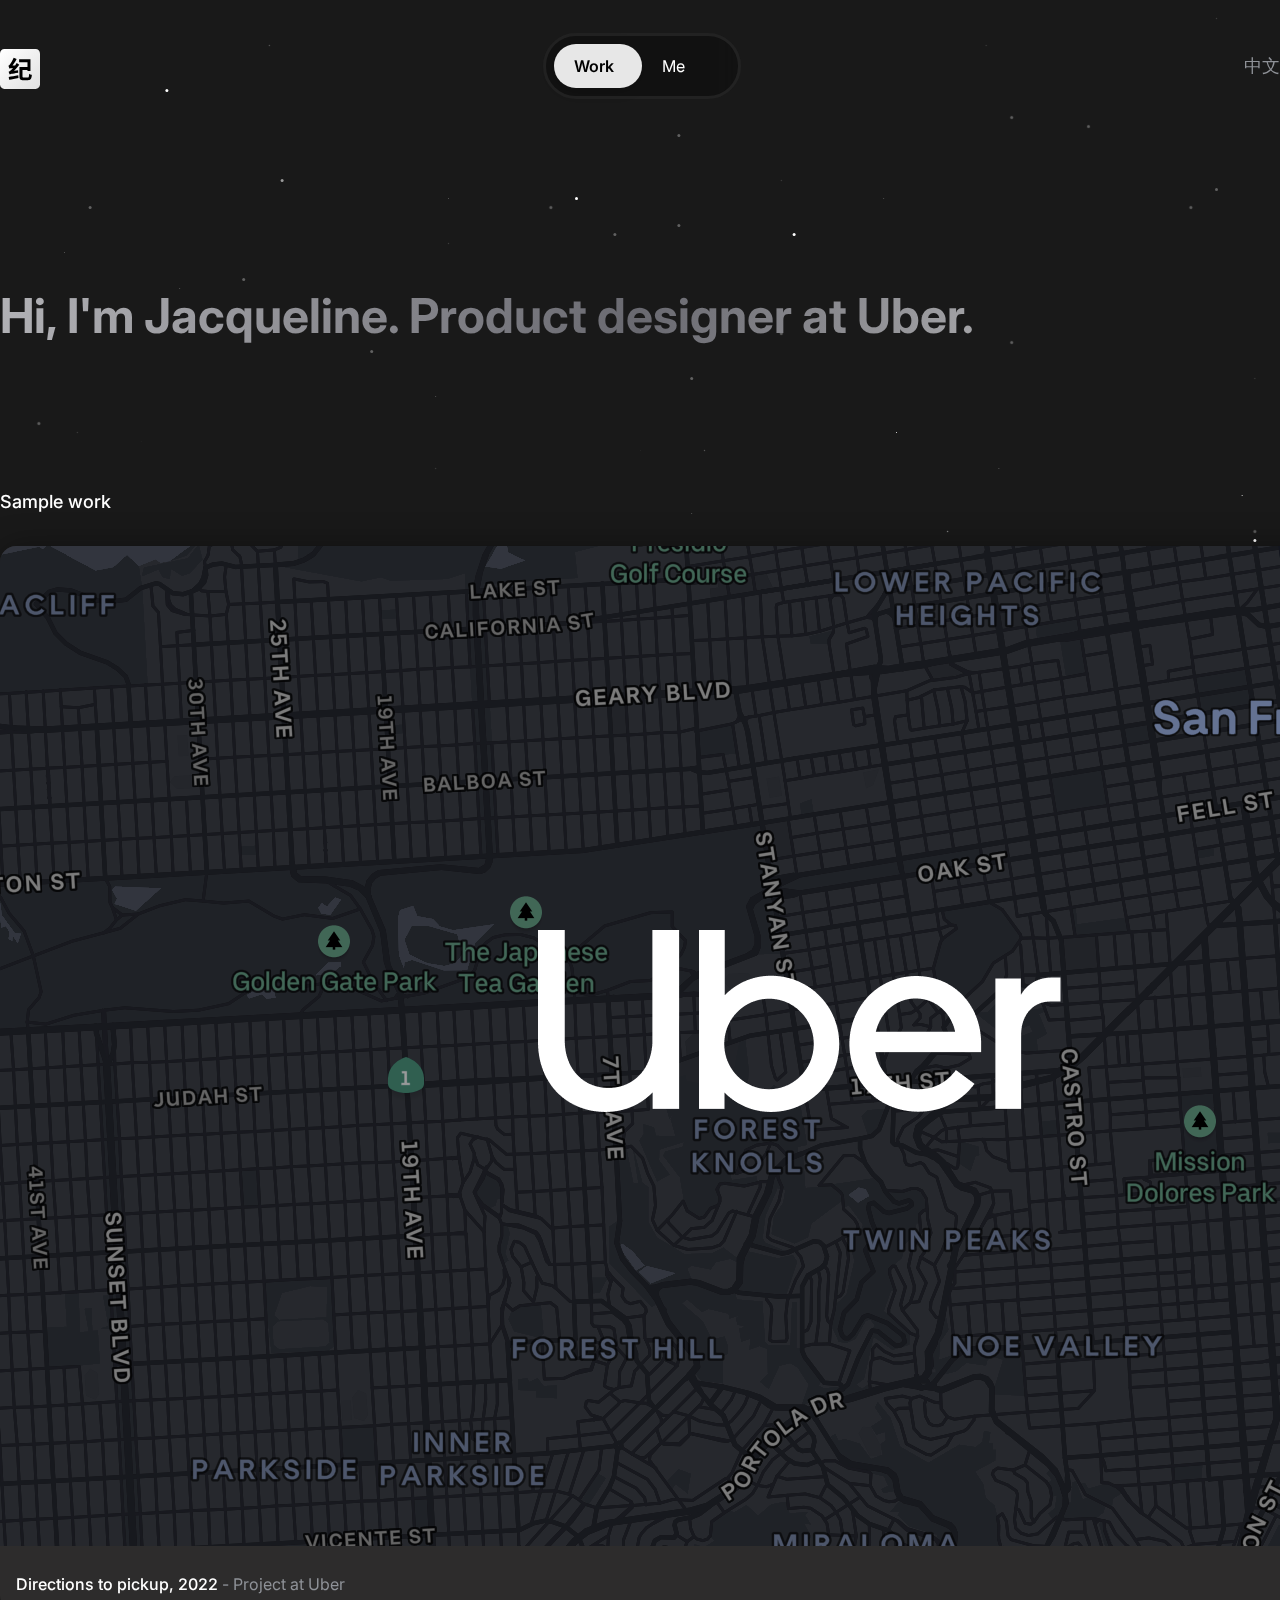
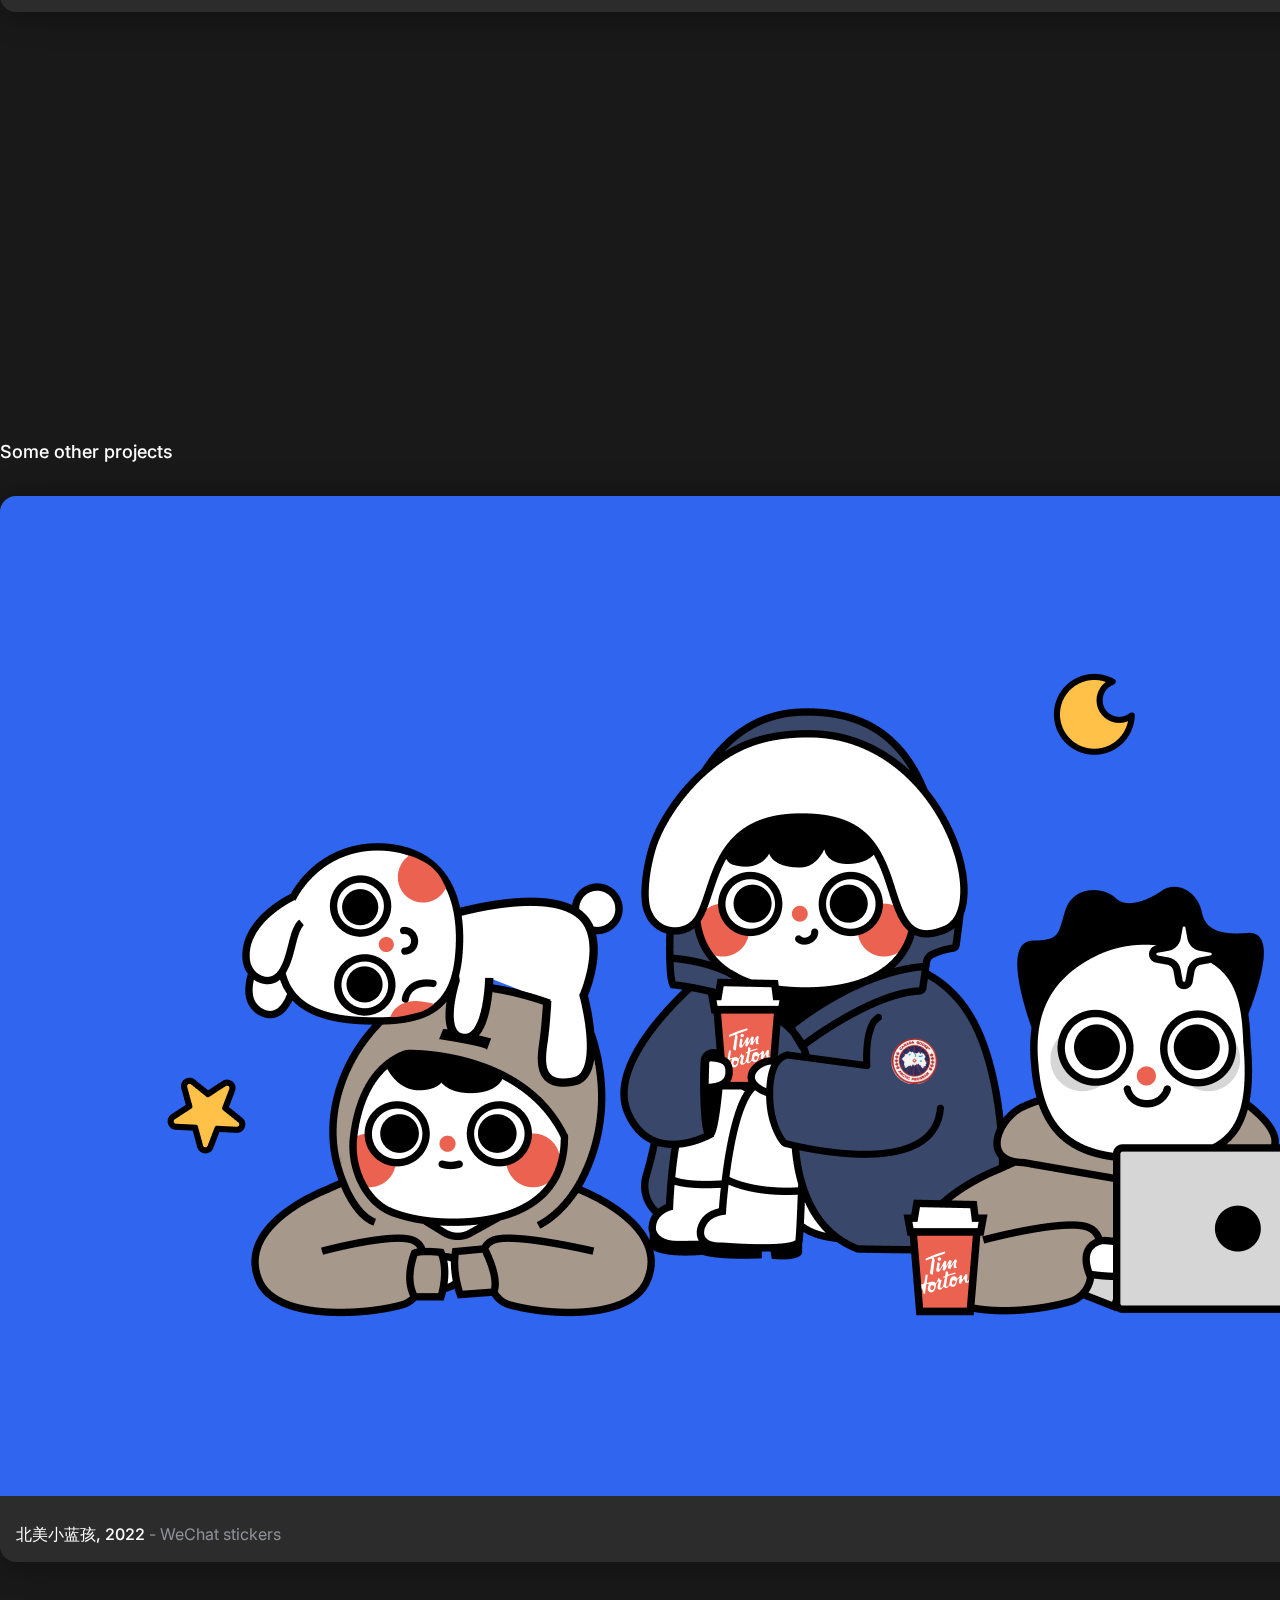
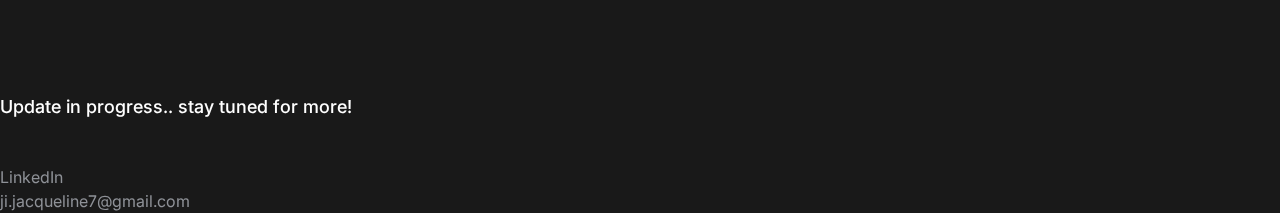
<file: index.html>
<!-- 
      .--..--..--..--..--..--.
    .' \  (`._   (_)     _   \
  .'    |  '._)         (_)  |
  \ _.')\      .----..---.   /
  |(_.'  |    /    .-\-.  \  |
  \     0|    |   ( O| O) | o|
   |  _  |  .--.____.'._.-.  |
   \ (_) | o         -` .-`  |
    |    \   |`-._ _ _ _ _\ /
    \    |   |  `. |_||_|   |
    | o  |    \_      \     |     -.   .-.
    |.-.  \     `--..-'   O |     `.`-' .'      
  _.'  .' |     `-.-'      /-.__   ' .-'
.' `-.` '.|='=.='=.='=.='=|._/_ `-'.'
`-._  `.  |________/\_____|    `-.'
   .'   ).| '=' '='\/ '=' |
   `._.`  '---------------'
           //___\   //___\          
             ||       ||
             ||_.-.   ||_.-.
            (_.--__) (_.--__)    Hi there! my code is messy but I had a lot of fun making this!! plz don't judge XD
 -->
 <!DOCTYPE html>
 <html lang="en" dir="ltr">
   <head>
     <meta charset="utf-8">
     <meta name="viewport" content="width=device-width, initial-scale=1, shrink-to-fit=no">
     <meta name="image" property="og:image" content="image/web-cover.png" />

 
     
     <title>Jacqueline Ji Portfolio</title>
     
     <link rel="stylesheet" href="https://cdn.jsdelivr.net/npm/bootstrap@4.5.3/dist/css/bootstrap.min.css" integrity="sha384-TX8t27EcRE3e/ihU7zmQxVncDAy5uIKz4rEkgIXeMed4M0jlfIDPvg6uqKI2xXr2" crossorigin="anonymous">
     
     <link rel="stylesheet" href="styles/style-playground.css">
     
     <link href="https://fonts.googleapis.com/css2?family=Nunito+Sans:ital,wght@0,200;0,300;0,400;0,500;0,600;0,700;1,300&display=swap" rel="stylesheet">
 
     <link rel="stylesheet" href="https://fonts.googleapis.com/icon?family=Material+Icons">
     
     
 <!-- Global site tag (gtag.js) - Google Analytics -->
 <script async src="https://www.googletagmanager.com/gtag/js?id=G-098KZVTMMS"></script>
 <script>
   window.dataLayer = window.dataLayer || [];
   function gtag(){dataLayer.push(arguments);}
   gtag('js', new Date());
 
   gtag('config', 'G-098KZVTMMS');
 </script>
 
 
     <link rel="shortcut icon" href="image/blue.png" type="image/x-icon">
   </head>
 
 
 
   <body>



 
    <!-- Header End -->



       <div id="my-nav" class="">
        <div class="container container-fluid">
      
      <header class="site-header">
       
        <div class="wrapper site-header__wrapper">
          <div class="site-header__start">
            <a href="#"  class="brand navbar-brand"><img src="image/ji-gradient.svg" id="logo" alt=""></a>
          </div>

          <div class="site-header__middle">
             
              <ul class="nav__wrapper text-center left">
                <li class="nav__item active " tab-direction = "left" ><a class="tap-area" href="#">Work</a></li>
                <li class="nav__item " tab-direction = "right"><a class="tap-area" href="more.html">Me</a></li>
              </ul>
            </nav>
  
          </div>
     

          <div class="site-header__end">
            <div class="language"> <a target="_blank" href="https://jacquelineji7.github.io/portfolio/">中文</a></div>
          </div>
<!-- 
          <button class="nav__toggle" aria-expanded="false" type="button" data-ol-has-click-handler="">
            <i class="icon-toggle material-icons sm-icon" >menu</i>
          </button> -->

  
        </div>
     
      </header>

    </div>

    </div>
    <div class="main"></div>


     <div class="container my-container container-fluid  ">


        <div class="row header py-md-2 py-lg-3 justify-content-center">
          
          <div class="col-12 col-md-12 head py-2 py-md-0 ">
            <h5 class="catchphrase-about dynamic-gradient-text" >Hi, I'm Jacqueline. Product designer at Uber.</h5>
          
          </div>

          
           
      </div>
      


        </div>
      </div>

      <div class="project-bg">



<!-- new layout -->
<div class="container  container-fluid">

  <h5 class="home-header">Sample work</h5>
  <div class="row project-block py-md-2 py-lg-3 work-projects ">
    <div class="col-12 col-md-6 my-col py-2 py-md-0 ">

      <div class="card h-100" >

      <div class="img-wrapper">
      <img class="card-img-top" src="image/uber.png" alt="Card image cap">
      

   </div>
  
      <div class="card-body" href="projects/uber.html">

        <a class="stretched-link" href="projects/uber.html"></a>
        
        <p class="project-one-line"> <em class="project-title" >Directions to pickup, 2022</em> - Project at Uber</p>


      </div>

    
  </div>

  </div>
  <div class="col-12 col-md-6 my-col py-2 py-md-0 ">

    <div class="card h-100" >

    <div class="img-wrapper">
    <img class="card-img-top" src="image/21.png" alt="Card image cap">
    

 </div>

    <div class="card-body" >

      <a class="stretched-link" href="projects/21.html" ></a>
      
      <p class="project-one-line"> <em class="project-title" >Project 21, 2020</em> - UX case study</p>


    </div>

    

  
</div>

</div>
    <div class="col-12 col-md-6 my-col py-2 py-md-0 ">
      <div class="card h-100" >
        <div class="img-wrapper">
          <img class="card-img-top" src="image/wechat.png" alt="Card image cap">

        </div>
        <div class="card-body">
          <a class="stretched-link" href="projects/wxg.html"></a>

          <p class="project-one-line"><em class="project-title" >WeChat, 2021</em> - Designing communication and produtivity tools</p>
     
        </div>
      </div>
    </div>
    <div class="col-12 col-md-6 my-col py-2 py-md-0 ">

      <div class="card h-100" >
        <div class="img-wrapper">
        <img class="card-img-top" src="image/didi.png" alt="Card image cap">
     </div>
        <div class="card-body">
          <a class="stretched-link" href="projects/didi.html"></a>
          <p class="project-one-line"><em class="project-title" >DiDi, 2020</em> - Designing marketing campaign and visual assets</p>



        </div>
      </div>
  </div>



</div>
</div>
<!-- new end -->



<!-- 
      <div class="container  container-fluid">

        <h5>Some places I work at</h5>
        <div class="row project-block py-md-2 py-lg-3 work-projects ">
          <div class="col-12 col-md-4 my-col py-2 py-md-0 ">

            <div class="card h-100" >
      
            <div class="img-wrapper">
            <img class="card-img-top" src="image/uber.png" alt="Card image cap">
            
      
         </div>
        
            <div class="card-body" href="projects/uber.html">
  
              <a class="stretched-link" href="projects/uber.html"></a>
              
              <p class="project-one-line"> <em class="project-title" >Uber, current</em> - Directions to pickup</p>


            </div>

          
        </div>

        </div>
          <div class="col-12 col-md-4 my-col py-2 py-md-0 ">
            <div class="card h-100" >
              <div class="img-wrapper">
                <img class="card-img-top" src="image/wechat.png" alt="Card image cap">
  
              </div>
              <div class="card-body">
                <a class="stretched-link" href="projects/wxg.html"></a>

                <p class="project-one-line"><em class="project-title" >WeChat, 2021</em> - Designing communication and produtivity tools</p>
           
              </div>
            </div>
          </div>
          <div class="col-12 col-md-4 my-col py-2 py-md-0 ">

            <div class="card h-100" >
              <div class="img-wrapper">
              <img class="card-img-top" src="image/didi.png" alt="Card image cap">
           </div>
              <div class="card-body">
                <a class="stretched-link" href="projects/didi.html"></a>
                <p class="project-one-line"><em class="project-title" >DiDi, 2020</em> - Designing marketing campaign and visual assets</p>
  


              </div>
            </div>
        </div>


      </div>
    </div>
   -->
    <!-- start of others -->



<br><br>

    <div class="container  container-fluid">
      
      <h5 class="home-header">Some other projects</h5>
      
      <div class="section-block">  
    

      <div class="row project-block py-md-2 py-lg-3 work-projects ">


        <div class="col-12 col-md-4 my-col py-2 py-md-0 ">

          <div class="card h-100" >
    
          <div class="img-wrapper">
          <img class="card-img-top" src="image/jo.png" alt="Card image cap">
          
    
       </div>
      
          <div class="card-body" href="projects/uber.html">

            <a class="stretched-link"target="_blank" href="https://woodflampoefoam.notion.site/93c42be9fe0340c18c4e7870dc78129d?pvs=4"></a>
            
            <p class="project-one-line"> <em class="project-title" >北美小蓝孩, 2022</em> - WeChat stickers<i class="material-icons sm-icon">north_east</i></p>


          </div>

          

        
      </div>

      </div>
    

        <div class="col-12 col-md-4 my-col py-2 py-md-0 ">
          <div class="card h-100" >
            <div class="img-wrapper">
              <img class="card-img-top" src="image/pear.png" alt="Card image cap">

            </div>
            <div class="card-body">
              <a class="stretched-link" target="_blank" href="https://woodflampoefoam.notion.site/Startup-PEAR-373446c5168a4ca8bc1abe18f3029c8f?pvs=4"></a>

              <p class="project-one-line"><em class="project-title" >PEAR, 2019</em> - A startup project<i class="material-icons sm-icon">north_east</i></p>
         
            </div>
          </div>
        </div>


 
        <div class="col-12 col-md-4 my-col py-2 py-md-0 ">

          <div class="card h-100" >
    
          <div class="img-wrapper">
          <img class="card-img-top" src="image/didi-sat.png" alt="Card image cap">
          
    
       </div>
      
          <div class="card-body" href="projects/uber.html">

            <a class="stretched-link"  target="_blank" href="https://woodflampoefoam.notion.site/DiDi-Saturday-6d4adcecfe3c451b8fcc89991ea08722" ></a>
            
            <p class="project-one-line"> <em class="project-title" >DiDi Saturday, 2020</em> - Visual design<i class="material-icons sm-icon">north_east</i></p>


          </div>

          

        
      </div>

      </div> 



    </div>

   
  </div>

  <br><br>
  <div class="section-block home-header">
    <h5>Update in progress.. stay tuned for more!</h5>
    <br>
  </div>

  
<!-- 


</div> -->
    
  </div>
    <!-- end of others -->
<div class="container  container-fluid ">

  <!-- Contact me -->
        <div class="row my-row project-block py-md-2 py-lg-3">
          <div class="col-12 my-col py-2 py-md-0 outro">
          <!-- <p class="get-in-touch" >Get in touch with me!</p> -->
          
          <p><a class="contact-link"  target="_blank" href=" https://www.linkedin.com/in/jacqueline-ji/"> LinkedIn<i class="material-icons sm-icon">north_east</i></a> </p>
          <p> <a  class="contact-link" href="mailto: ji.jacqueline7@gmail.com"> ji.jacqueline7@gmail.com</a> </p>
          <!-- <p class="made-with">Made with ❤ in Toronto</p> -->
          </div>
        </div>
        
      </div> 



  
  
  
  <script src="js/portfolio.js"></script> 
  <script src="https://code.jquery.com/jquery-3.2.1.slim.min.js" integrity="sha384-KJ3o2DKtIkvYIK3UENzmM7KCkRr/rE9/Qpg6aAZGJwFDMVNA/GpGFF93hXpG5KkN" crossorigin="anonymous"></script>
  <script src="https://cdnjs.cloudflare.com/ajax/libs/popper.js/1.12.9/umd/popper.min.js" integrity="sha384-ApNbgh9B+Y1QKtv3Rn7W3mgPx-mdhU9K/ScQsAP7hUibX39j7fakFPskvXusvfa0b4Q" crossorigin="anonymous"></script>
  <script src="https://maxcdn.bootstrapcdn.com/bootstrap/4.0.0/js/bootstrap.min.js" integrity="sha384-JZR6Spejh4U02d8jOt6vLEHfe/JQGiRRSQQxSfFWpi1MquVdAyjUar5+76PVCmYl" crossorigin="anonymous"></script>
  
  
    </body>
  </html>
</file>
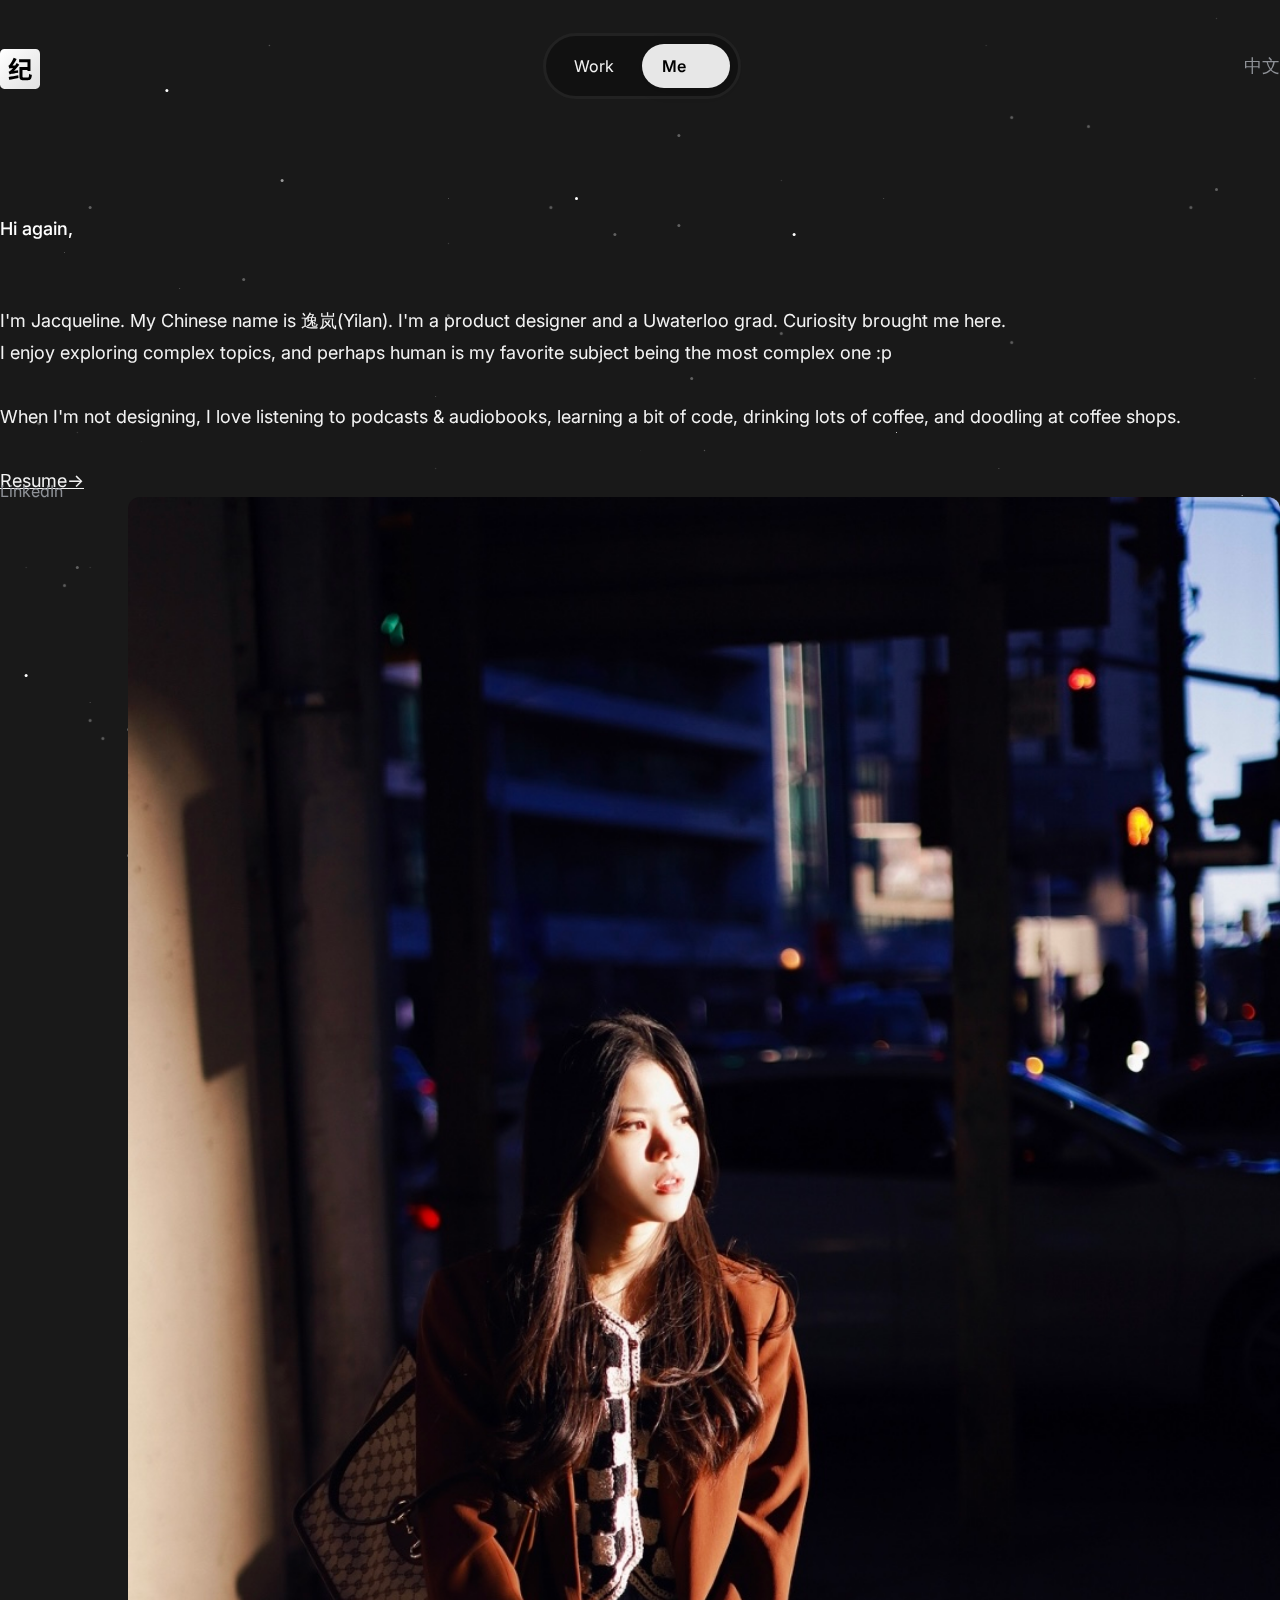
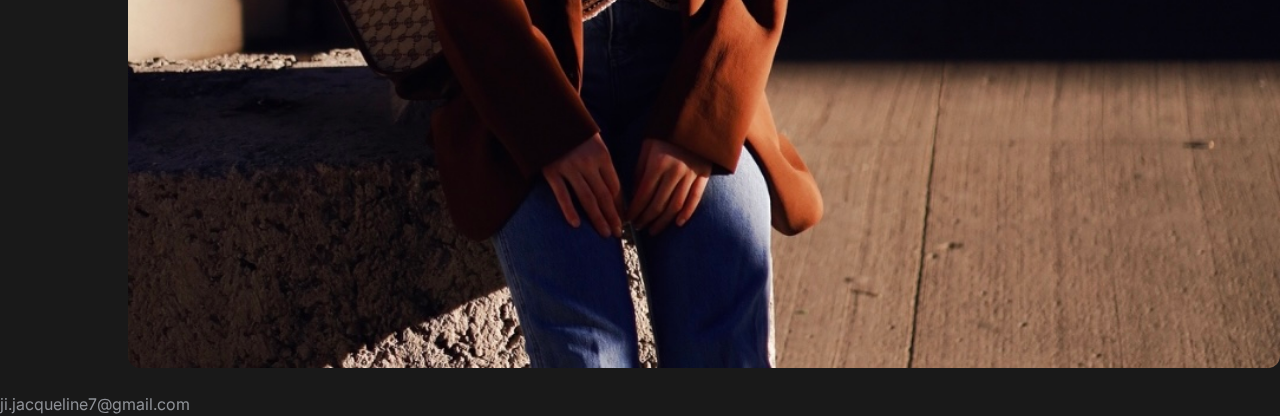
<file: more.html>
<!-- 
      .--..--..--..--..--..--.
    .' \  (`._   (_)     _   \
  .'    |  '._)         (_)  |
  \ _.')\      .----..---.   /
  |(_.'  |    /    .-\-.  \  |
  \     0|    |   ( O| O) | o|
   |  _  |  .--.____.'._.-.  |
   \ (_) | o         -` .-`  |
    |    \   |`-._ _ _ _ _\ /
    \    |   |  `. |_||_|   |
    | o  |    \_      \     |     -.   .-.
    |.-.  \     `--..-'   O |     `.`-' .'      
  _.'  .' |     `-.-'      /-.__   ' .-'
.' `-.` '.|='=.='=.='=.='=|._/_ `-'.'
`-._  `.  |________/\_____|    `-.'
   .'   ).| '=' '='\/ '=' |
   `._.`  '---------------'
           //___\   //___\          
             ||       ||
             ||_.-.   ||_.-.
            (_.--__) (_.--__)    Hi there! my code is messy but I had a lot of fun making this!! plz don't judge XD
 -->
 <!DOCTYPE html>
 <html lang="en" dir="ltr">
   <head>
     <meta charset="utf-8">
     <meta name="viewport" content="width=device-width, initial-scale=1, shrink-to-fit=no">
     <meta name="image" property="og:image" content="image/web-cover.png" />

 
     
     <title>Jacqueline Ji Portfolio</title>
     
     <link rel="stylesheet" href="https://cdn.jsdelivr.net/npm/bootstrap@4.5.3/dist/css/bootstrap.min.css" integrity="sha384-TX8t27EcRE3e/ihU7zmQxVncDAy5uIKz4rEkgIXeMed4M0jlfIDPvg6uqKI2xXr2" crossorigin="anonymous">
     
     <link rel="stylesheet" href="styles/style-playground.css">
     
     <link href="https://fonts.googleapis.com/css2?family=Nunito+Sans:ital,wght@0,200;0,300;0,400;0,500;0,600;0,700;1,300&display=swap" rel="stylesheet">
 
     <link rel="stylesheet" href="https://fonts.googleapis.com/icon?family=Material+Icons">
     
     
 <!-- Global site tag (gtag.js) - Google Analytics -->
 <script async src="https://www.googletagmanager.com/gtag/js?id=G-098KZVTMMS"></script>
 <script>
   window.dataLayer = window.dataLayer || [];
   function gtag(){dataLayer.push(arguments);}
   gtag('js', new Date());
 
   gtag('config', 'G-098KZVTMMS');
 </script>
 
 
     <link rel="shortcut icon" href="image/blue.png" type="image/x-icon">
   </head>
 
 
 
   <body>



 
    <!-- Header End -->



      <div id="my-nav" class="">
        <div class="container container-fluid ">
     <header class="site-header">
       <div class="wrapper site-header__wrapper">
         <div class="site-header__start">
           <a href="index.html"  class="brand navbar-brand"><img src="image/ji-gradient.svg" id="logo" alt=""></a>
         </div>

         <div class="site-header__middle">
           <nav class="nav">
            
             <ul class="nav__wrapper text-center right">

               <li class="nav__item " tab-direction = "left" ><a class="tap-area" href="index.html">Work</a></li>
               <li class="nav__item active" tab-direction = "right"><a class="tap-area" href="#">Me</a></li>
             
               </ul>
           </nav>
 
         </div>
    

         <div class="site-header__end">
           <div class="language"> <a target="_blank" href="https://jacquelineji7.github.io/portfolio/">中文</a></div>
         </div>

     
 
       </div>
     </header>
   </div>
   </div>

    <div class="main"></div>


<!-- about start -->
<div class="container my-container container-fluid ">
  <div class="row my-row header py-md-6 py-lg-5 justify-content-center">

    

    <div class="col-12 col-md-5 col-lg-6 head ">
      <br>
      <h5>Hi again,</h5>
      <br>
  <p>I'm Jacqueline. My Chinese name is 逸岚(Yilan). I'm a product designer and a Uwaterloo grad. Curiosity brought me here.<br>I enjoy exploring complex topics, and perhaps human is my favorite subject being the most complex one :p <br><br>  When I'm not designing, I love listening to podcasts & audiobooks, learning a bit of code, drinking lots of coffee, and doodling at coffee shops.</p>
  <br>
  <p><a class="paragraphLink" target="_blank" href="https://drive.google.com/file/d/1cSMUrTVeSQa-gBX3y5DPy2ZeYbupSTVC/view">Resume-></a></p>


    </div>
    
    <div class="col-12 col-md-12 col-lg-1"></div>

    <div class="col-12  col-md-7 col-lg-5 head ">
      <img src="image/profile3.jpg" class="pd img-fluid" alt="profile">
    </div>

    <div class="col-12 my-col py-2 py-md-0 outro">
      <!-- <p class="get-in-touch" >Get in touch with me!</p> -->
      
      <p><a class="contact-link"  target="_blank" href=" https://www.linkedin.com/in/jacqueline-ji/"> LinkedIn<i class="material-icons sm-icon">north_east</i></a> </p>
      <p> <a  class="contact-link" href="mailto: ji.jacqueline7@gmail.com"> ji.jacqueline7@gmail.com</a> </p>
      <!-- <p class="made-with">Made with ❤ in Toronto</p> -->
      </div>
  </div>
  </div>
  <!-- about end -->

  
  
  
  <script src="js/portfolio.js"></script> 
  <script src="https://code.jquery.com/jquery-3.2.1.slim.min.js" integrity="sha384-KJ3o2DKtIkvYIK3UENzmM7KCkRr/rE9/Qpg6aAZGJwFDMVNA/GpGFF93hXpG5KkN" crossorigin="anonymous"></script>
  <script src="https://cdnjs.cloudflare.com/ajax/libs/popper.js/1.12.9/umd/popper.min.js" integrity="sha384-ApNbgh9B+Y1QKtv3Rn7W3mgPx-mdhU9K/ScQsAP7hUibX39j7fakFPskvXusvfa0b4Q" crossorigin="anonymous"></script>
  <script src="https://maxcdn.bootstrapcdn.com/bootstrap/4.0.0/js/bootstrap.min.js" integrity="sha384-JZR6Spejh4U02d8jOt6vLEHfe/JQGiRRSQQxSfFWpi1MquVdAyjUar5+76PVCmYl" crossorigin="anonymous"></script>
  
  
    </body>
  </html>
</file>
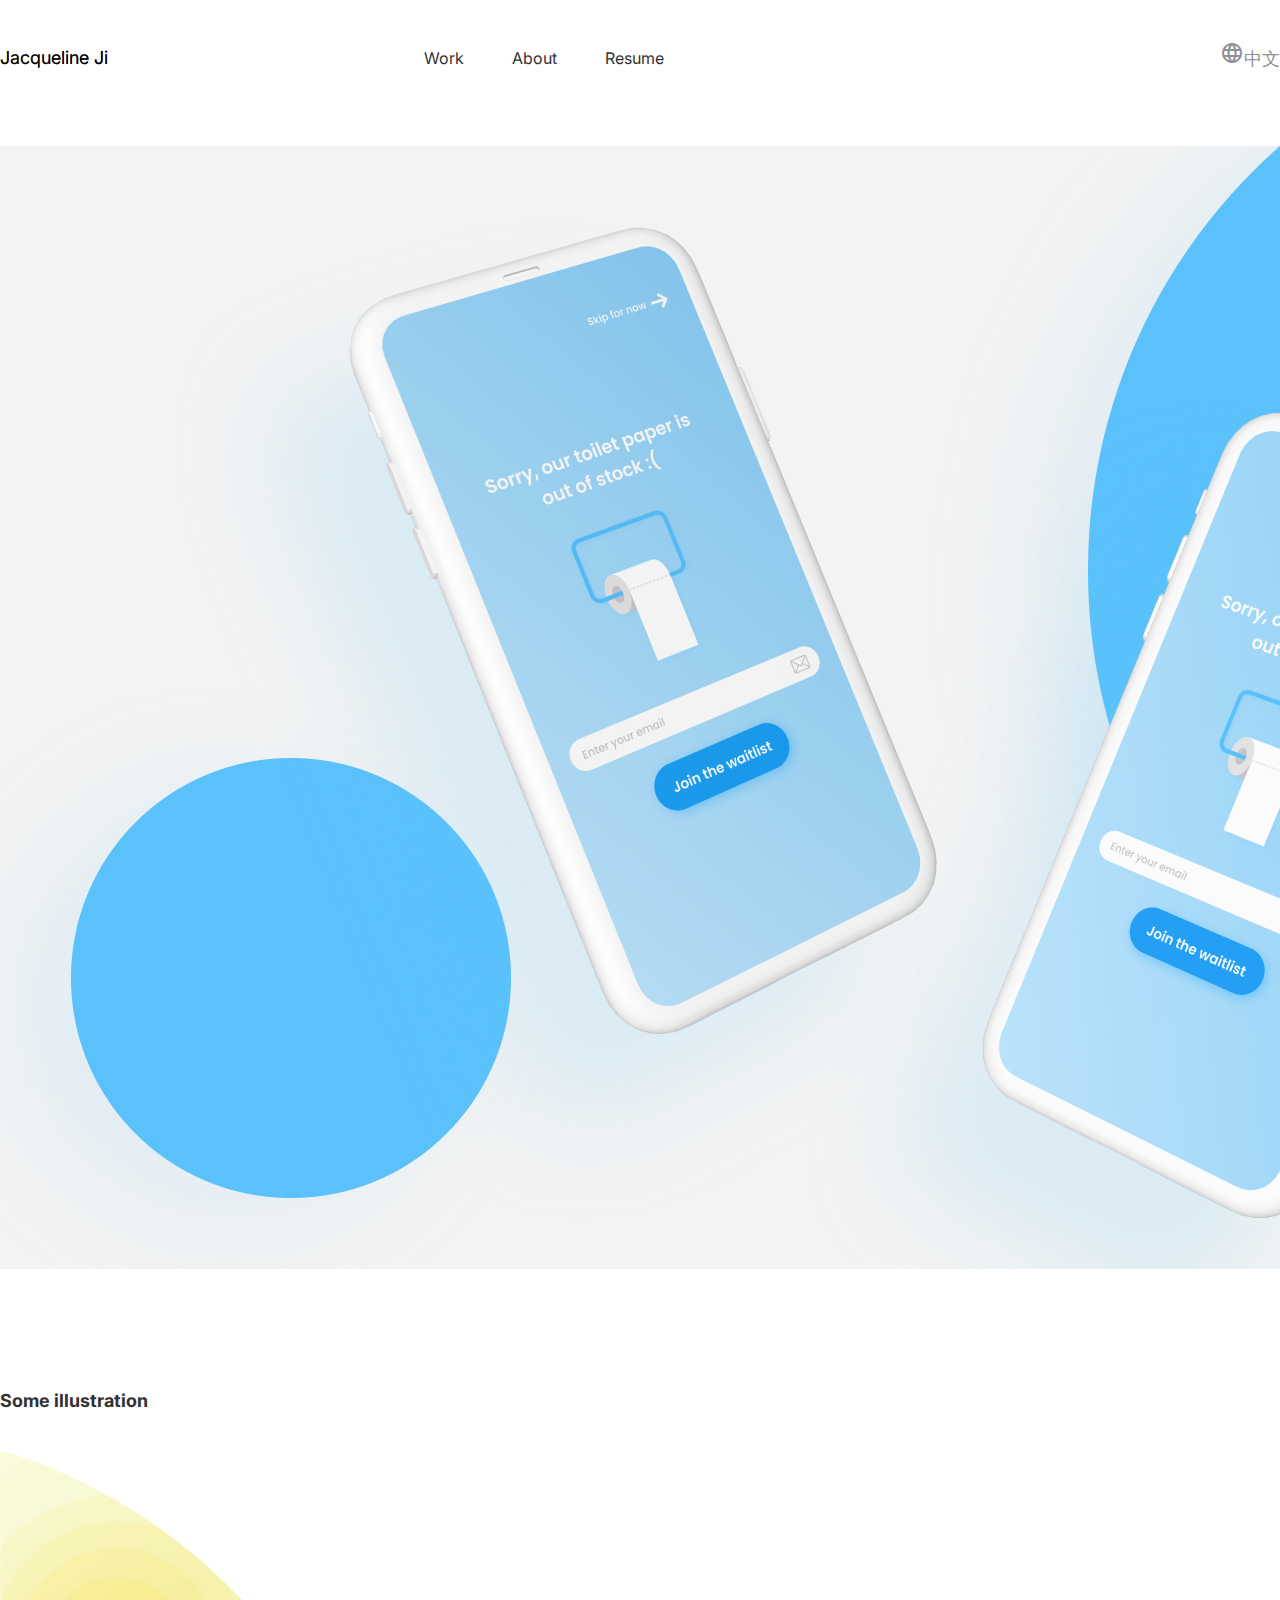
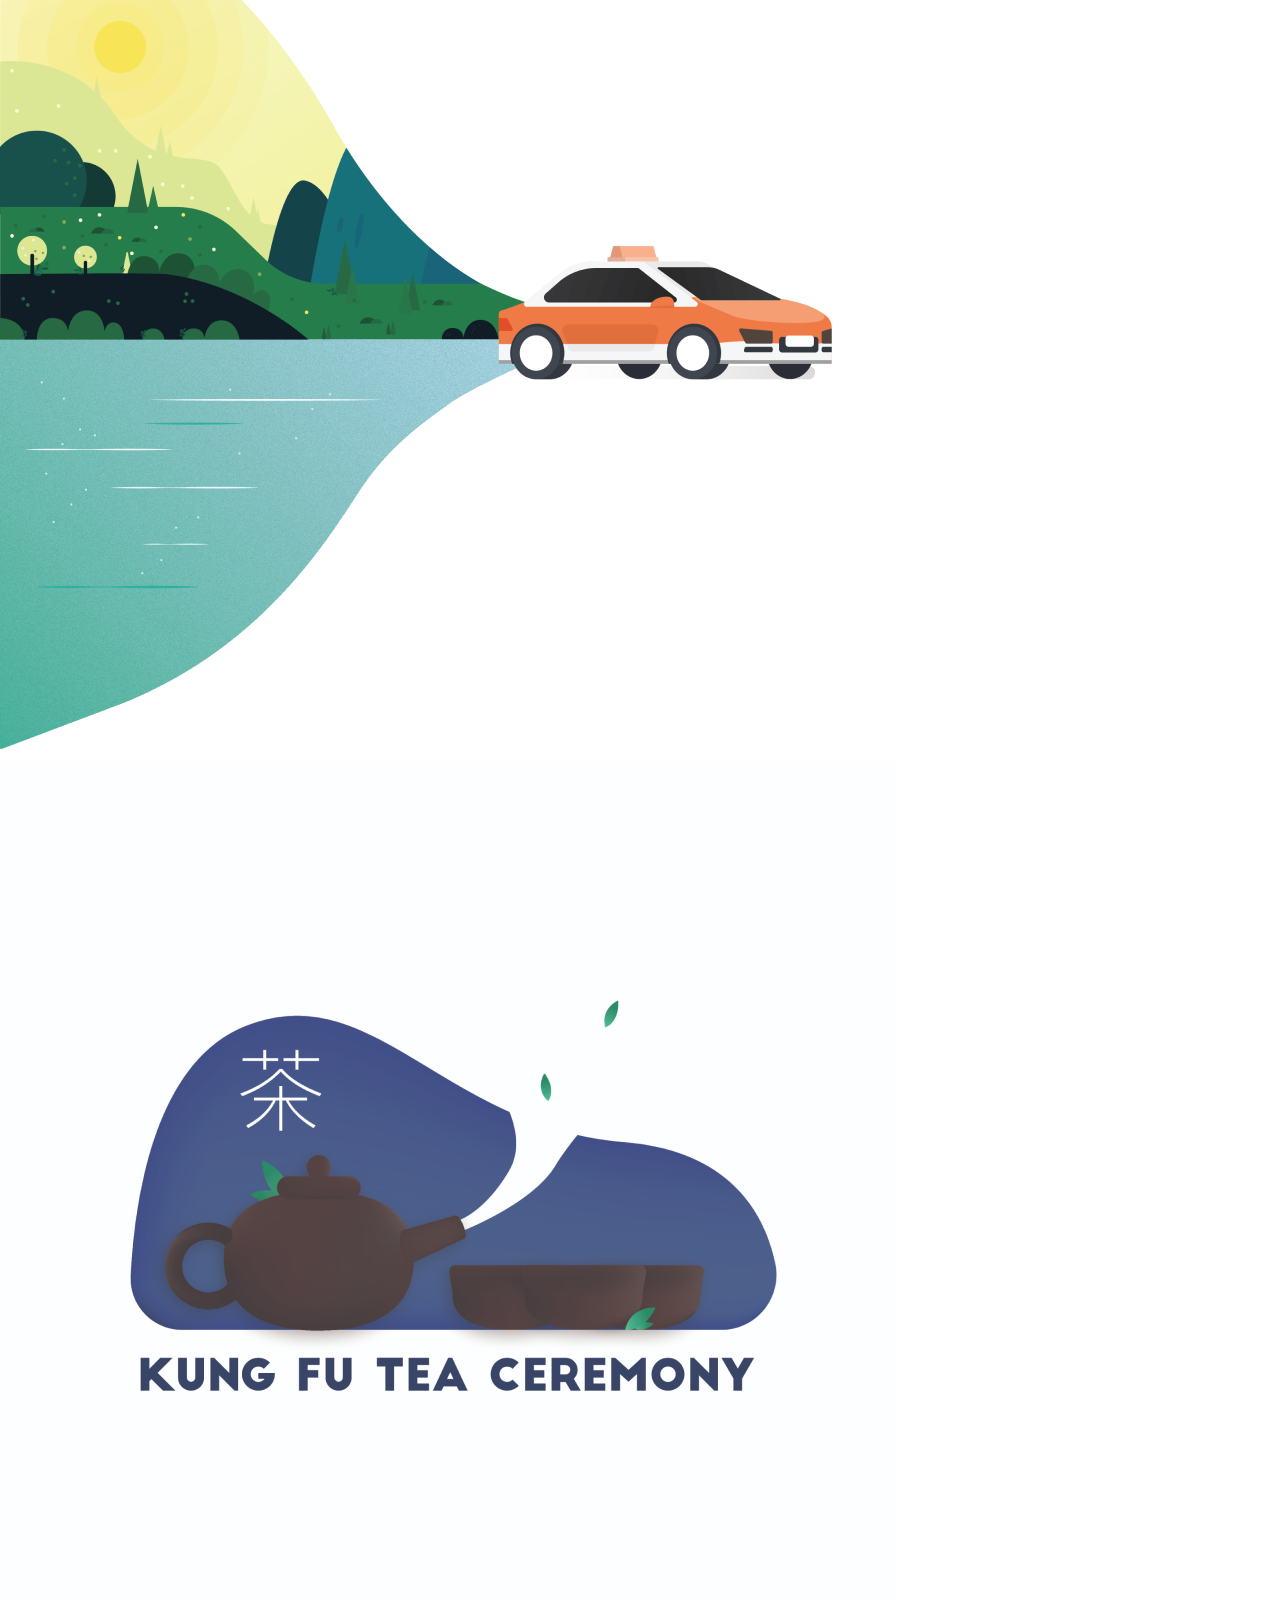
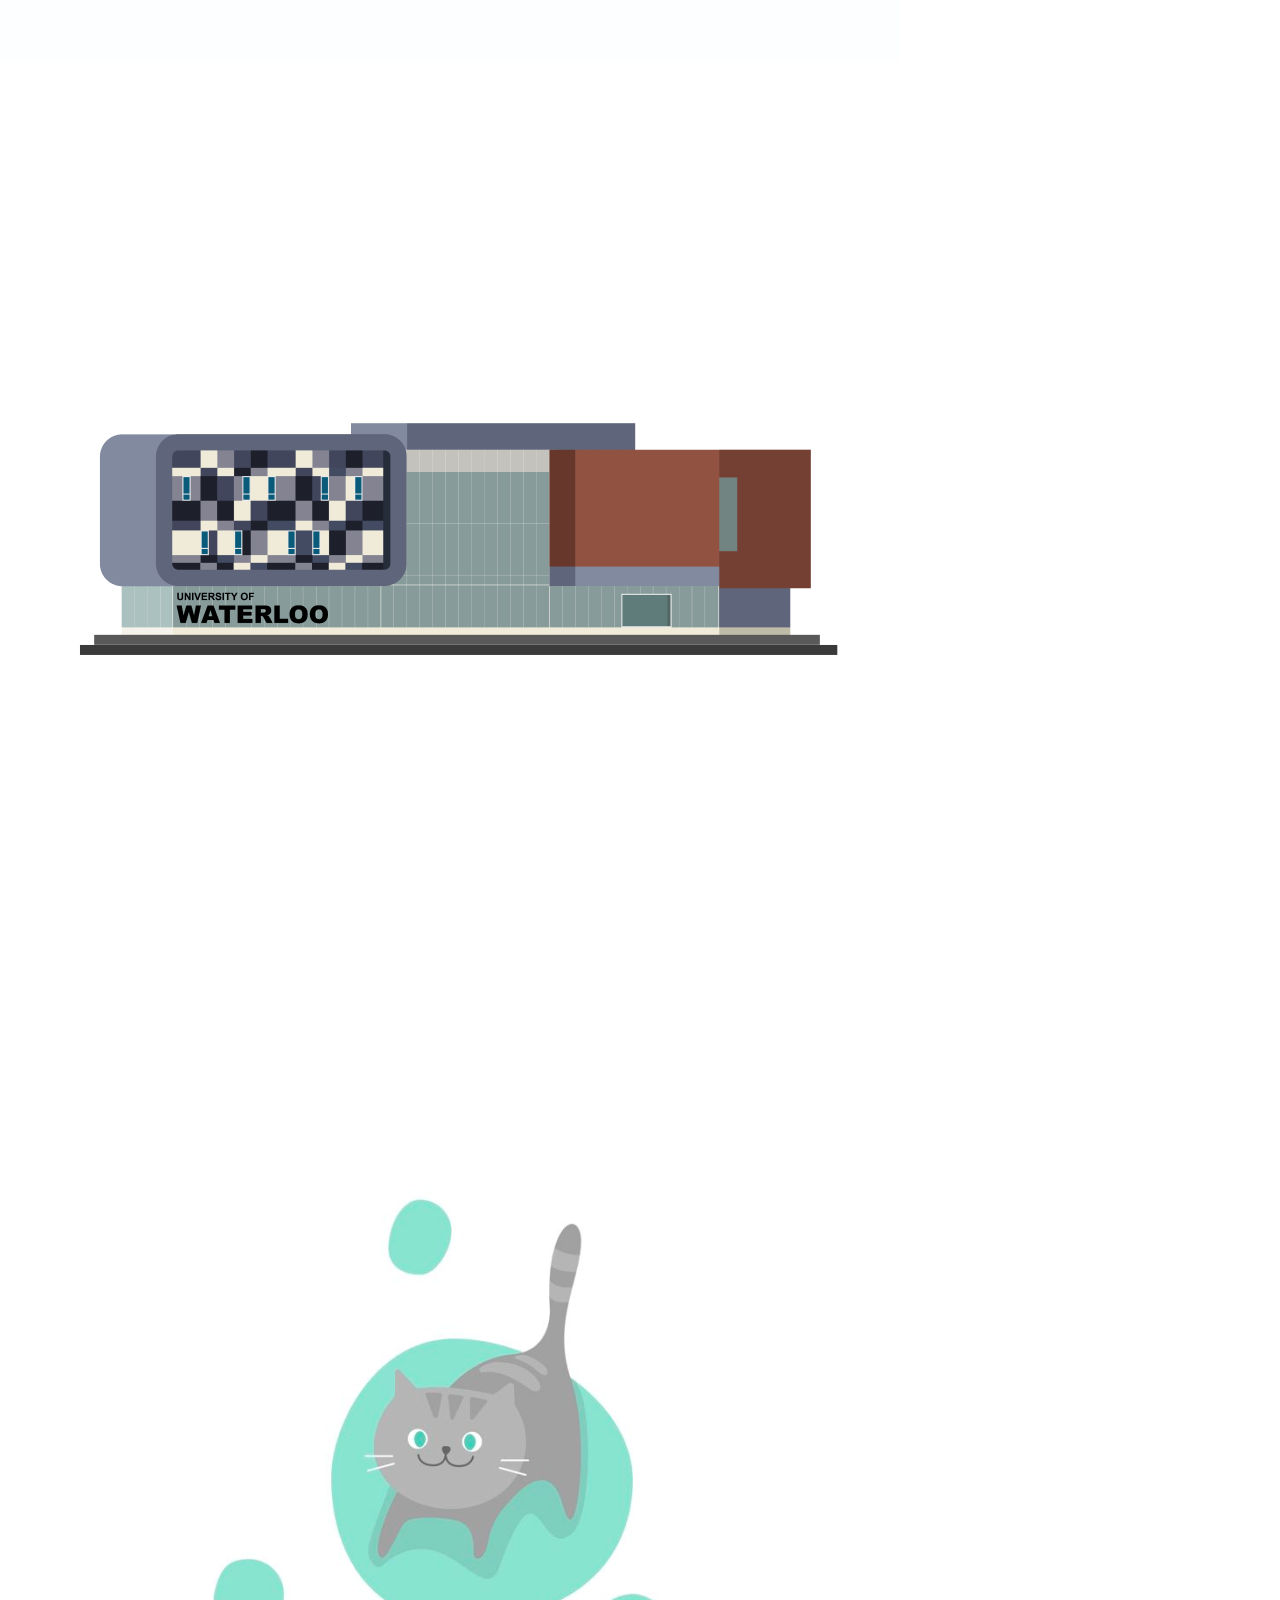
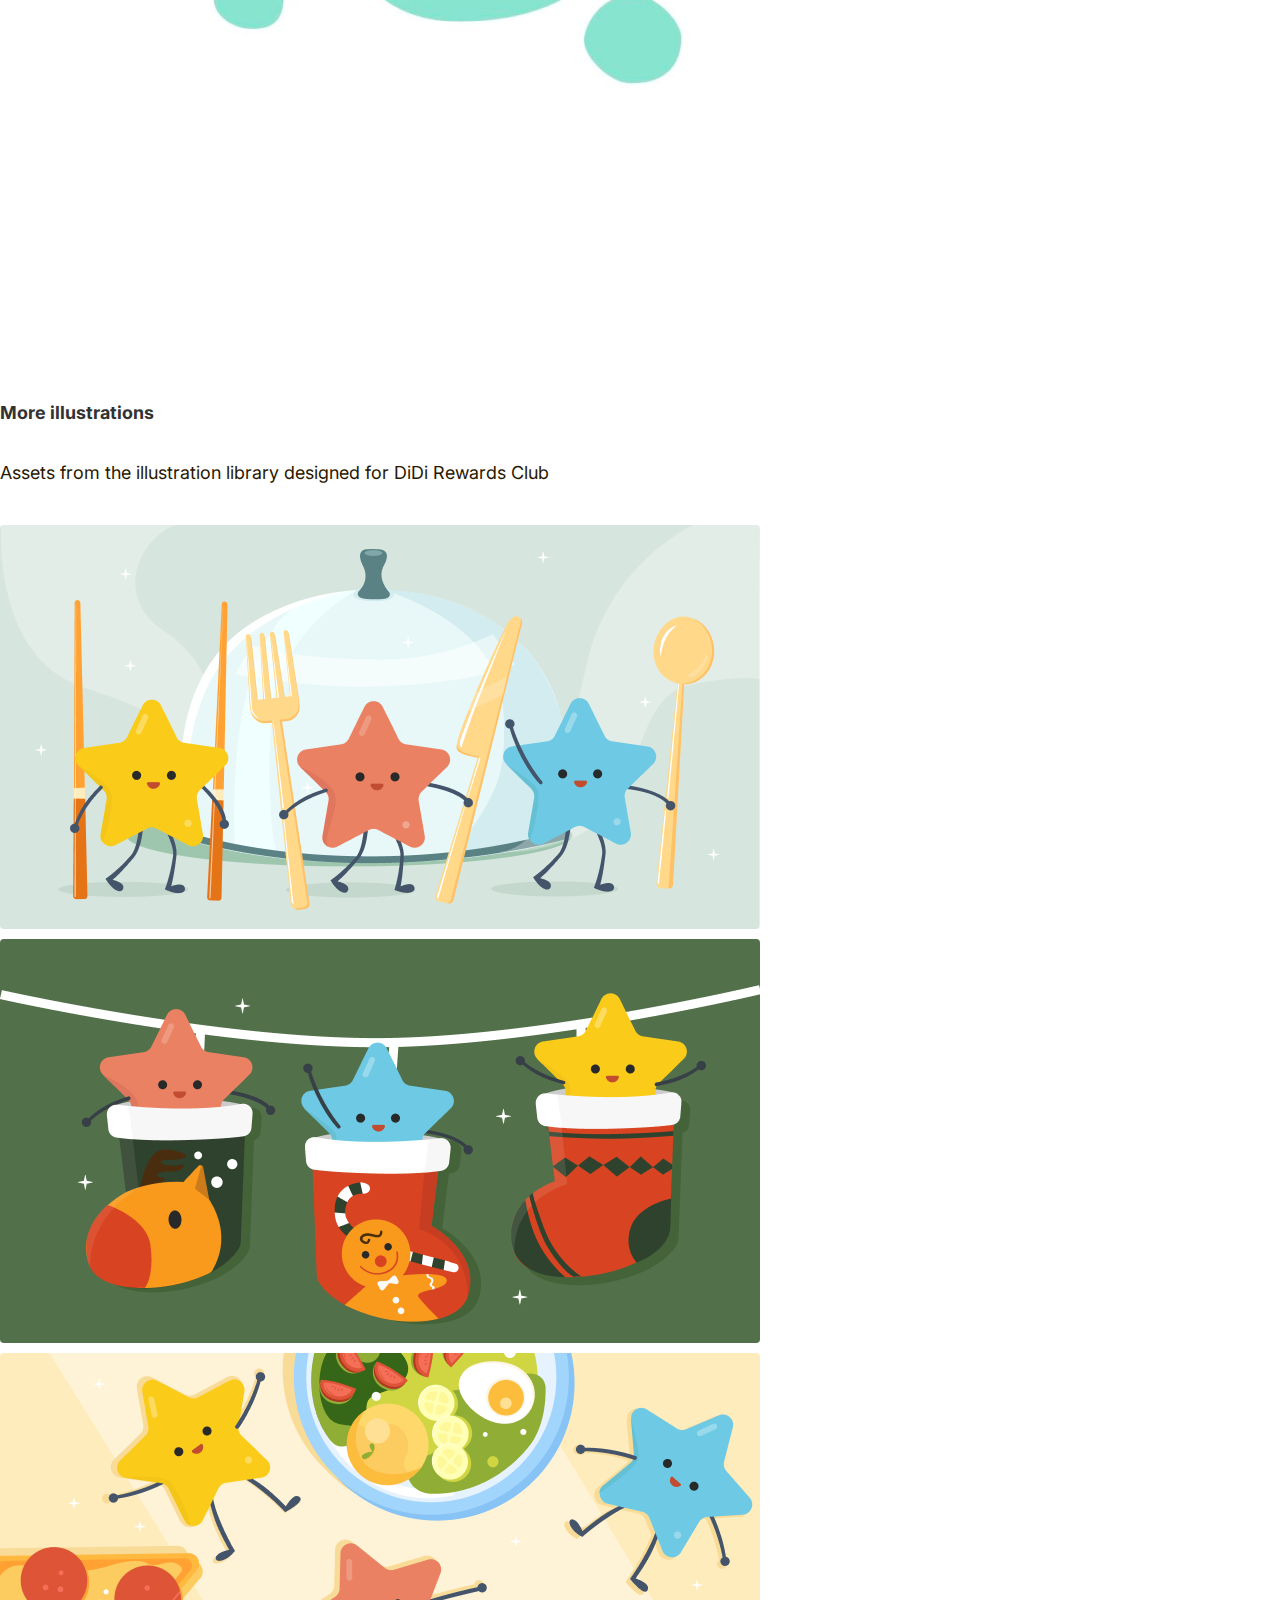
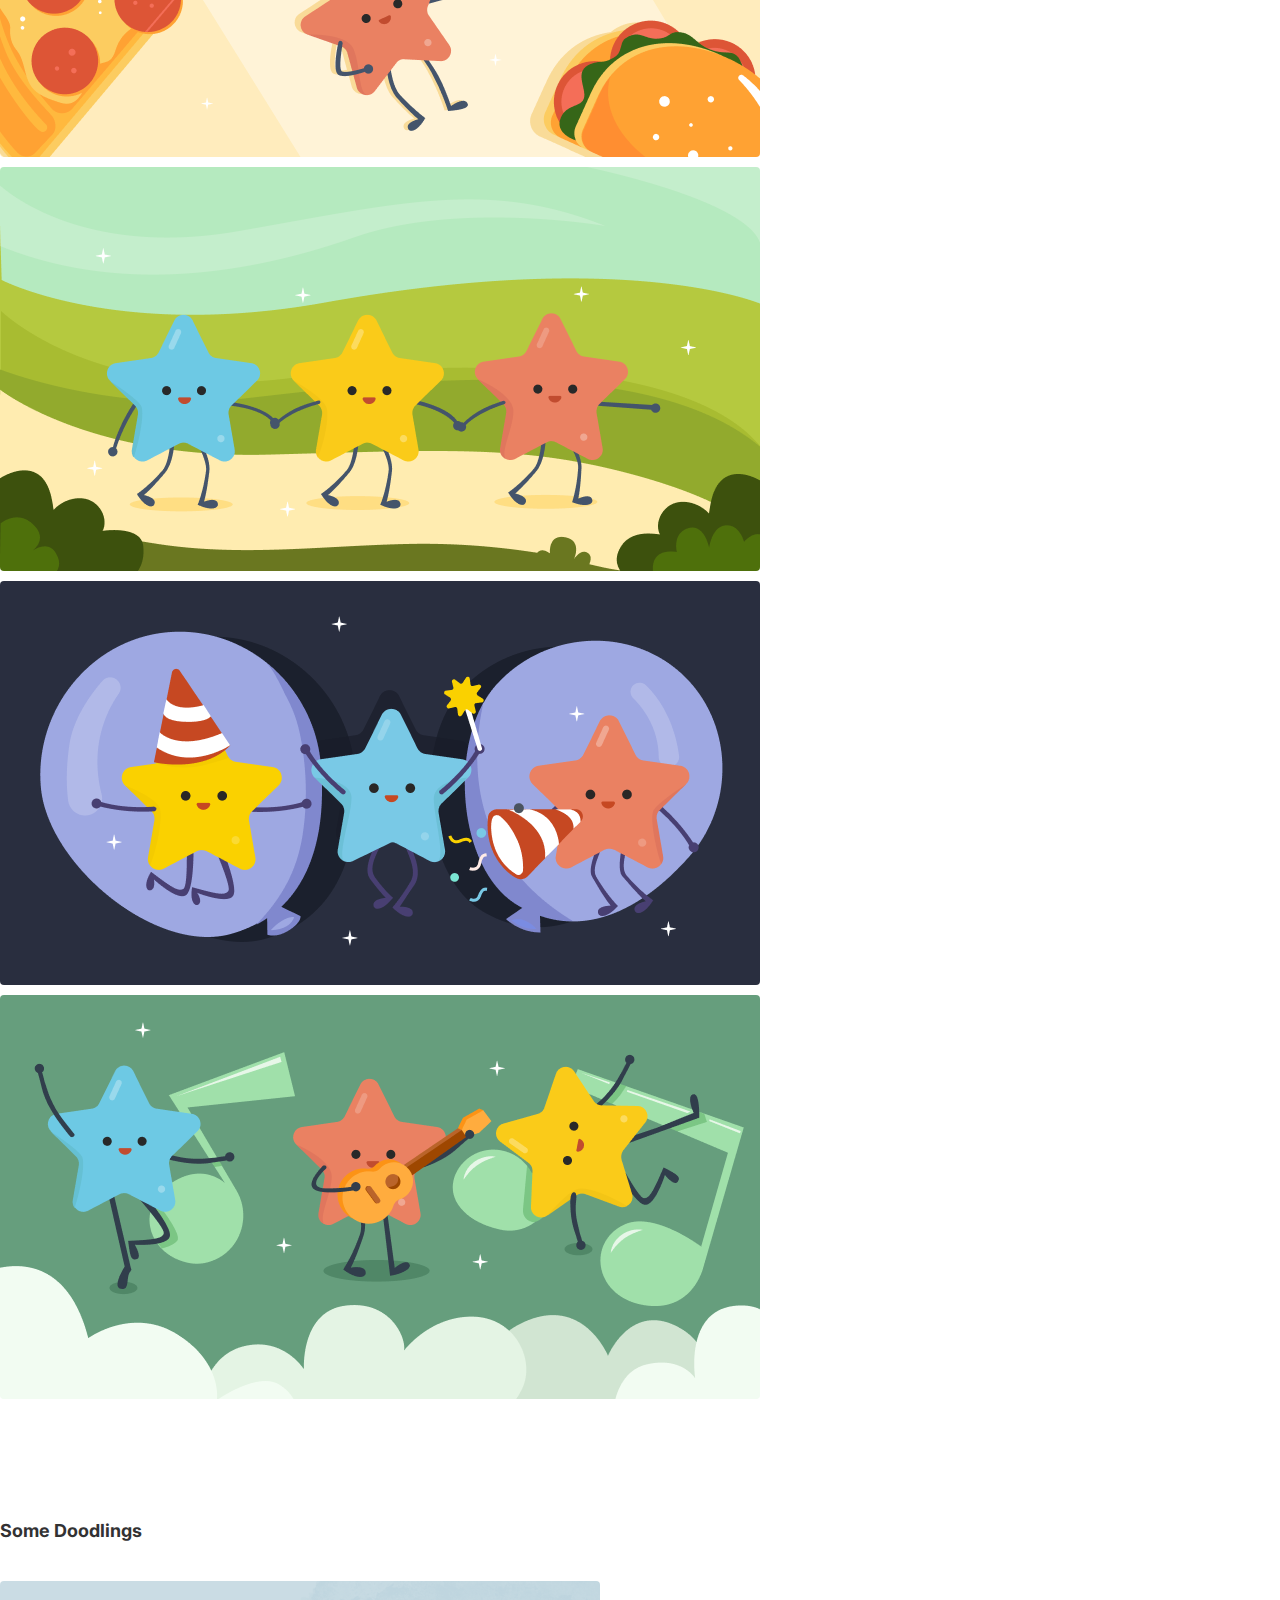
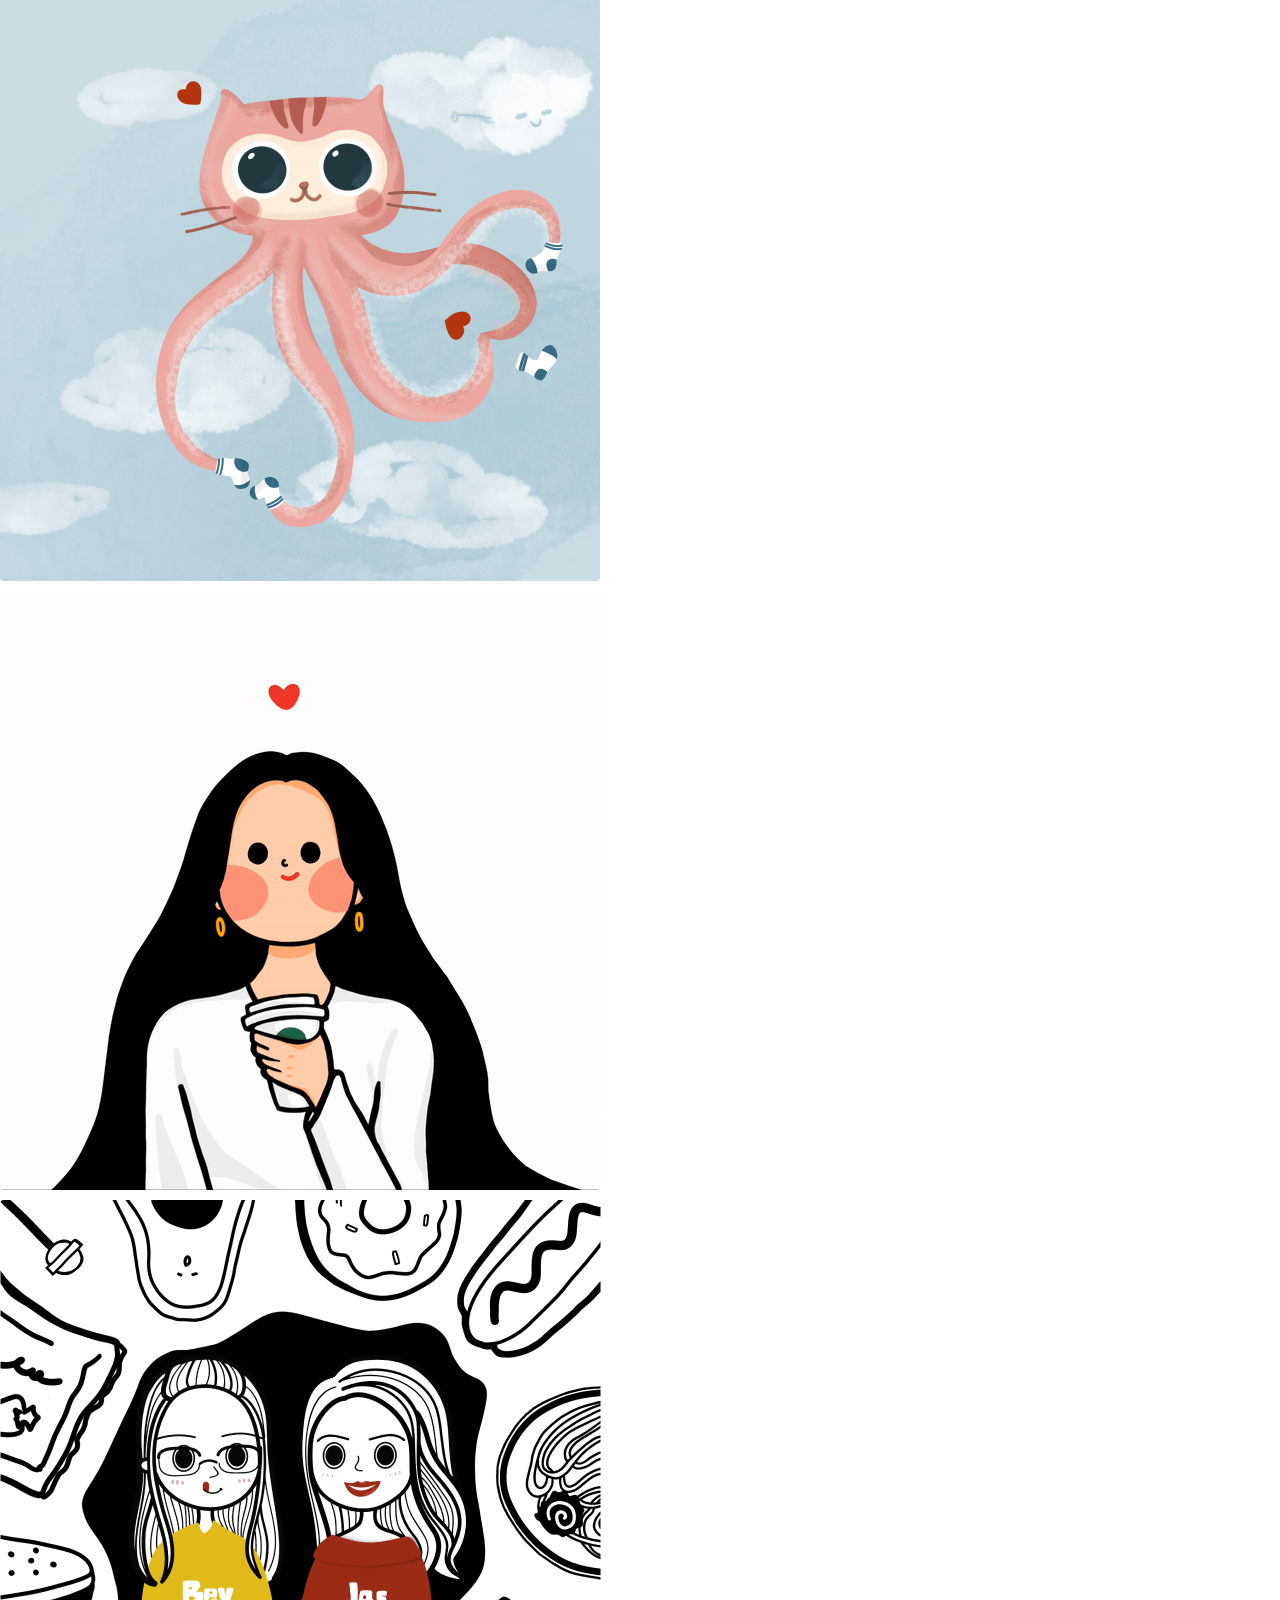
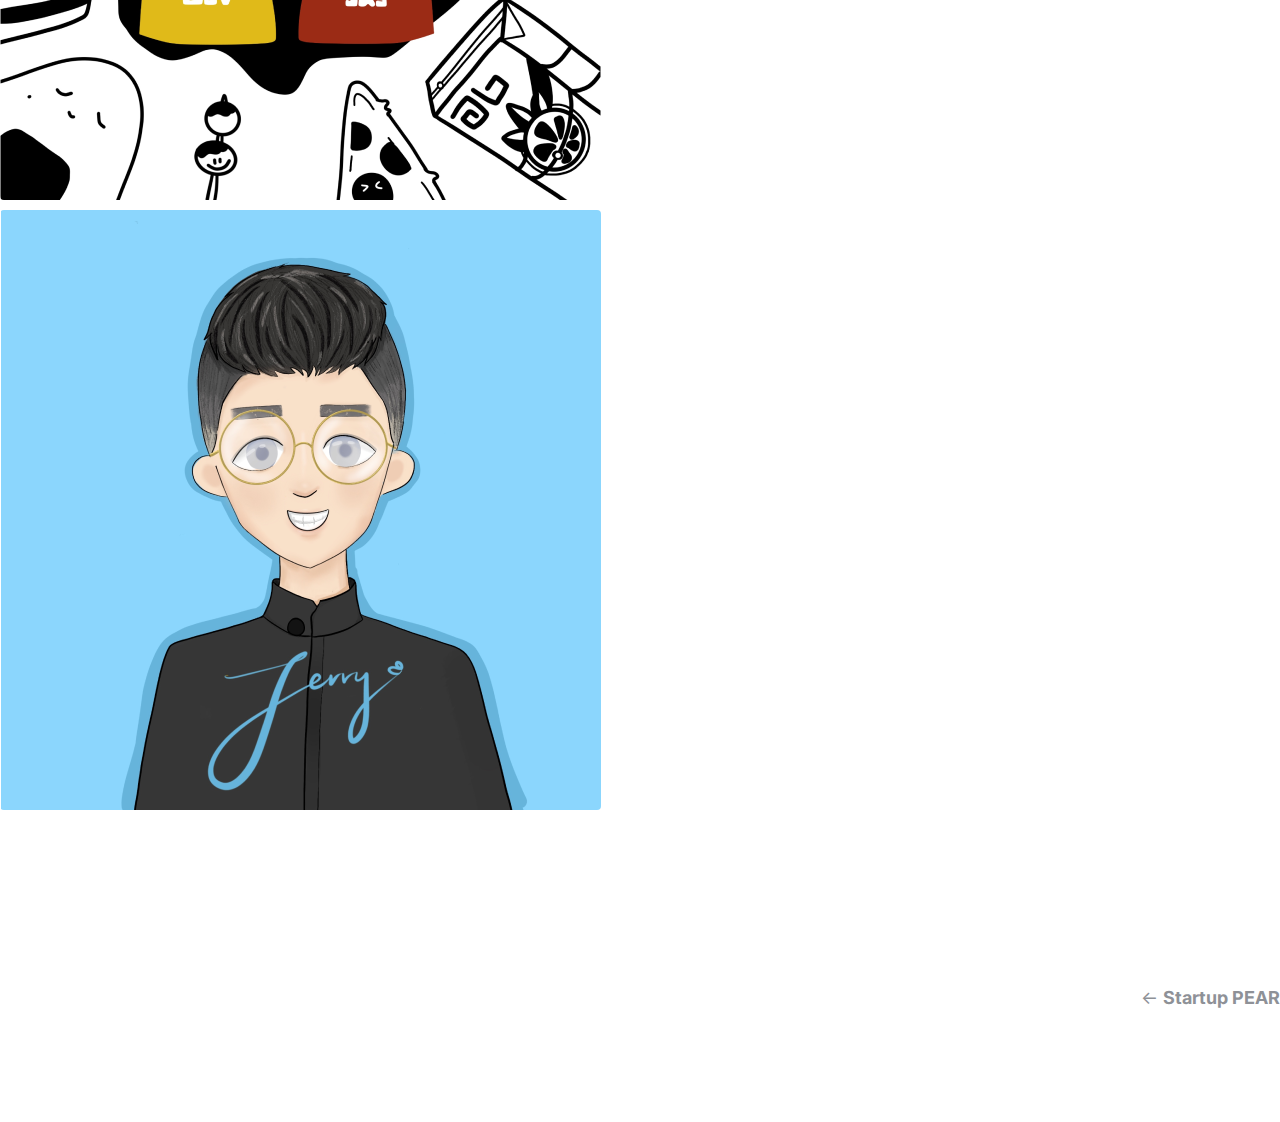
<file: projects/design.html>
<!-- 
      .--..--..--..--..--..--.
    .' \  (`._   (_)     _   \
  .'    |  '._)         (_)  |
  \ _.')\      .----..---.   /
  |(_.'  |    /    .-\-.  \  |
  \     0|    |   ( O| O) | o|
   |  _  |  .--.____.'._.-.  |
   \ (_) | o         -` .-`  |
    |    \   |`-._ _ _ _ _\ /
    \    |   |  `. |_||_|   |
    | o  |    \_      \     |     -.   .-.
    |.-.  \     `--..-'   O |     `.`-' .'      
  _.'  .' |     `-.-'      /-.__   ' .-'
.' `-.` '.|='=.='=.='=.='=|._/_ `-'.'
`-._  `.  |________/\_____|    `-.'
   .'   ).| '=' '='\/ '=' |
   `._.`  '---------------'
           //___\   //___\          
             ||       ||
             ||_.-.   ||_.-.
            (_.--__) (_.--__)    Hellooooooooooo
 -->



<!DOCTYPE html>
<html lang="en" dir="ltr">
  <head>
    <meta charset="utf-8">
    <meta name="viewport" content="width=device-width, initial-scale=1, shrink-to-fit=no">
    <title>Design | Jacqueline</title>
    <link rel="stylesheet" href="https://cdn.jsdelivr.net/npm/bootstrap@4.5.3/dist/css/bootstrap.min.css" integrity="sha384-TX8t27EcRE3e/ihU7zmQxVncDAy5uIKz4rEkgIXeMed4M0jlfIDPvg6uqKI2xXr2" crossorigin="anonymous">
    
    <link rel="stylesheet" href="../styles/style.css">
    <link rel="stylesheet" href="https://fonts.googleapis.com/icon?family=Material+Icons">
    
    <link href="https://fonts.googleapis.com/css2?family=Nunito+Sans:ital,wght@0,200;0,300;0,400;0,600;0,700;1,300&display=swap" rel="stylesheet">
    <!-- <link rel='stylesheet' href='https://unpkg.com/emoji.css/dist/emoji.min.css'> -->
   <!-- Global site tag (gtag.js) - Google Analytics -->
<script async src="https://www.googletagmanager.com/gtag/js?id=G-098KZVTMMS"></script>
<script>
  window.dataLayer = window.dataLayer || [];
  function gtag(){dataLayer.push(arguments);}
  gtag('js', new Date());

  gtag('config', 'G-098KZVTMMS');
</script>
<link rel="shortcut icon" href="../image/blue.png" type="image/x-icon">
  </head>
  <body>
    
    <div id="my-nav">
      <header class="site-header">
        <div class="wrapper site-header__wrapper">
          <div class="site-header__start">
            <a href="../index.html" class="brand navbar-brand gradient-text">Jacqueline Ji</a>
            <!-- <a href="#"><img src="image/ji-wb.svg" id="logo" alt=""></a> -->
          </div>
          <div class="site-header__middle">
            <nav class="nav">
              <button class="nav__toggle" aria-expanded="false" type="button">
                <i class="material-icons sm-icon">menu</i>
              </button>
              <ul class="nav__wrapper">
                <li class="nav__item active"><a href="../index.html">Work</a></li>
                <li class="nav__item"><a href="../about.html">About</a></li>
                <li class="nav__item ext-link"><a target="_blank" href="https://drive.google.com/file/d/1cSMUrTVeSQa-gBX3y5DPy2ZeYbupSTVC/view?usp=sharing">Resume<i class="material-icons sm-icon">north_east</i></a></li>
              </ul>
            </nav>
          </div>
          <div class="site-header__end">
            <div class="language" >
              <a href="https://jacquelineji7.github.io/portfolio/projects/design.html" class="CN">
                <i class="material-icons">language</i>中文</a>
            </div>

      
          </div>
        </div>
      </header>
    </div>
    
    
    <img src="../project-visual/head.png" class="img-fluid project-head w-100 " alt="daily-design-img">

    
    <div class="container design-container container-fluid ">

      <div class=" col-12 mx-auto align-self-center design-title ">
        <h5 class="h3-design">Some illustration</h5>
      </div>
      
      <div class="row" >

        <div class="col-3">
          <img class="img-fluid img-round" src="../project-visual/i1.png" alt="illustration">
        </div>
        <div class="col-3">
          <img class="img-fluid img-round" src="../project-visual/i2.png" alt="illustration">
        </div>
       
        <div class="col-3">
          <img class="img-fluid img-round" src="../project-visual/i3.png" alt="illustration">
        </div>
        <div class="col-3">
          <img class="img-fluid img-round" src="../project-visual/i4.png" alt="illustration">
        </div>
        
      </div>


        <div class="col-12 mx-auto align-self-center design-title ">
          <h5 class="h3-design">More illustrations</h5>
          <p>Assets from the illustration library designed for DiDi Rewards Club</p>
        </div>

        <div class="row" >

          <div class="col-6 col-md-4 mb-4">
            <img class="img-fluid img-round" src="../project-visual/rc1.png" alt="illustration">
          </div>

          <div class="col-6 col-md-4 mb-4">
            <img class="img-fluid img-round" src="../project-visual/rc2.png" alt="illustration">
          </div>

          <div class="col-6 col-md-4 mb-4">
            <img class="img-fluid img-round" src="../project-visual/rc3.png" alt="illustration">
          </div>
  

          <div class="col-6 col-md-4 mb-4">
            <img class="img-fluid img-round" src="../project-visual/rc4.png" alt="illustration">
          </div>

          <div class="col-6 col-md-4 mb-4">
            <img class="img-fluid img-round" src="../project-visual/rc5.png" alt="illustration">
          </div>

          <div class="col-6 col-md-4 mb-4">
            <img class="img-fluid img-round" src="../project-visual/rc6.png" alt="illustration">
          </div>
        </div>

        
        <div class=" col-12 mx-auto align-self-center design-title ">
          <h5 class="h3-design">Some Doodlings</h5>
        </div>
        <div class="row" >

          <div class="col-3">
            <img class="img-fluid img-round" src="../project-visual/d2.png" alt="illustration">
          </div>
          <div class="col-3">
            <img class="img-fluid img-round" src="../project-visual/coffee.gif" alt="illustration">
          </div>
         
          <div class="col-3">
            <img class="img-fluid img-round" src="../project-visual/d1.png" alt="illustration">
          </div>
          <div class="col-3">
            <img class="img-fluid img-round" src="../project-visual/d3.png" alt="illustartion">
          </div>
          
        </div>


      


        
 
    

        
        <div class="col-12 mx-auto  align-self-center project-footer">

          <a href="pear.html"class="contact-link " >← <strong>Startup PEAR</strong></a>
           
        
           
        </div>


<!--        
        
        <div class="row my-row my-row project-block py-md-2 py-lg-3">
          <div class="col-12 my-col px-md-2 px-lg-3 py-2 py-md-0 outro">
          <p>Get in touch with me!</p>
          <p>Email me at <a  class="r-link animated-underline animated-underline_type1" href="mailto: y88ji@uwaterloo.ca"> y88ji@uwaterloo.ca</a> </p>
          <p><a class="r-link animated-underline animated-underline_type1"  href=" https://www.linkedin.com/in/jacqueline-ji/"> Linkedin</a> </p>
          </div>
        </div> -->
        
    </div>

   

</div>








<script src="../js/portfolio.js"></script>
<script src="https://code.jquery.com/jquery-3.2.1.slim.min.js" integrity="sha384-KJ3o2DKtIkvYIK3UENzmM7KCkRr/rE9/Qpg6aAZGJwFDMVNA/GpGFF93hXpG5KkN" crossorigin="anonymous"></script>
<script src="https://cdnjs.cloudflare.com/ajax/libs/popper.js/1.12.9/umd/popper.min.js" integrity="sha384-ApNbgh9B+Y1QKtv3Rn7W3mgPx-mdhU9K/ScQsAP7hUibX39j7fakFPskvXusvfa0b4Q" crossorigin="anonymous"></script>
<script src="https://maxcdn.bootstrapcdn.com/bootstrap/4.0.0/js/bootstrap.min.js" integrity="sha384-JZR6Spejh4U02d8jOt6vLEHfe/JQGiRRSQQxSfFWpi1MquVdAyjUar5+76PVCmYl" crossorigin="anonymous"></script>


  </body>
</html>
</file>
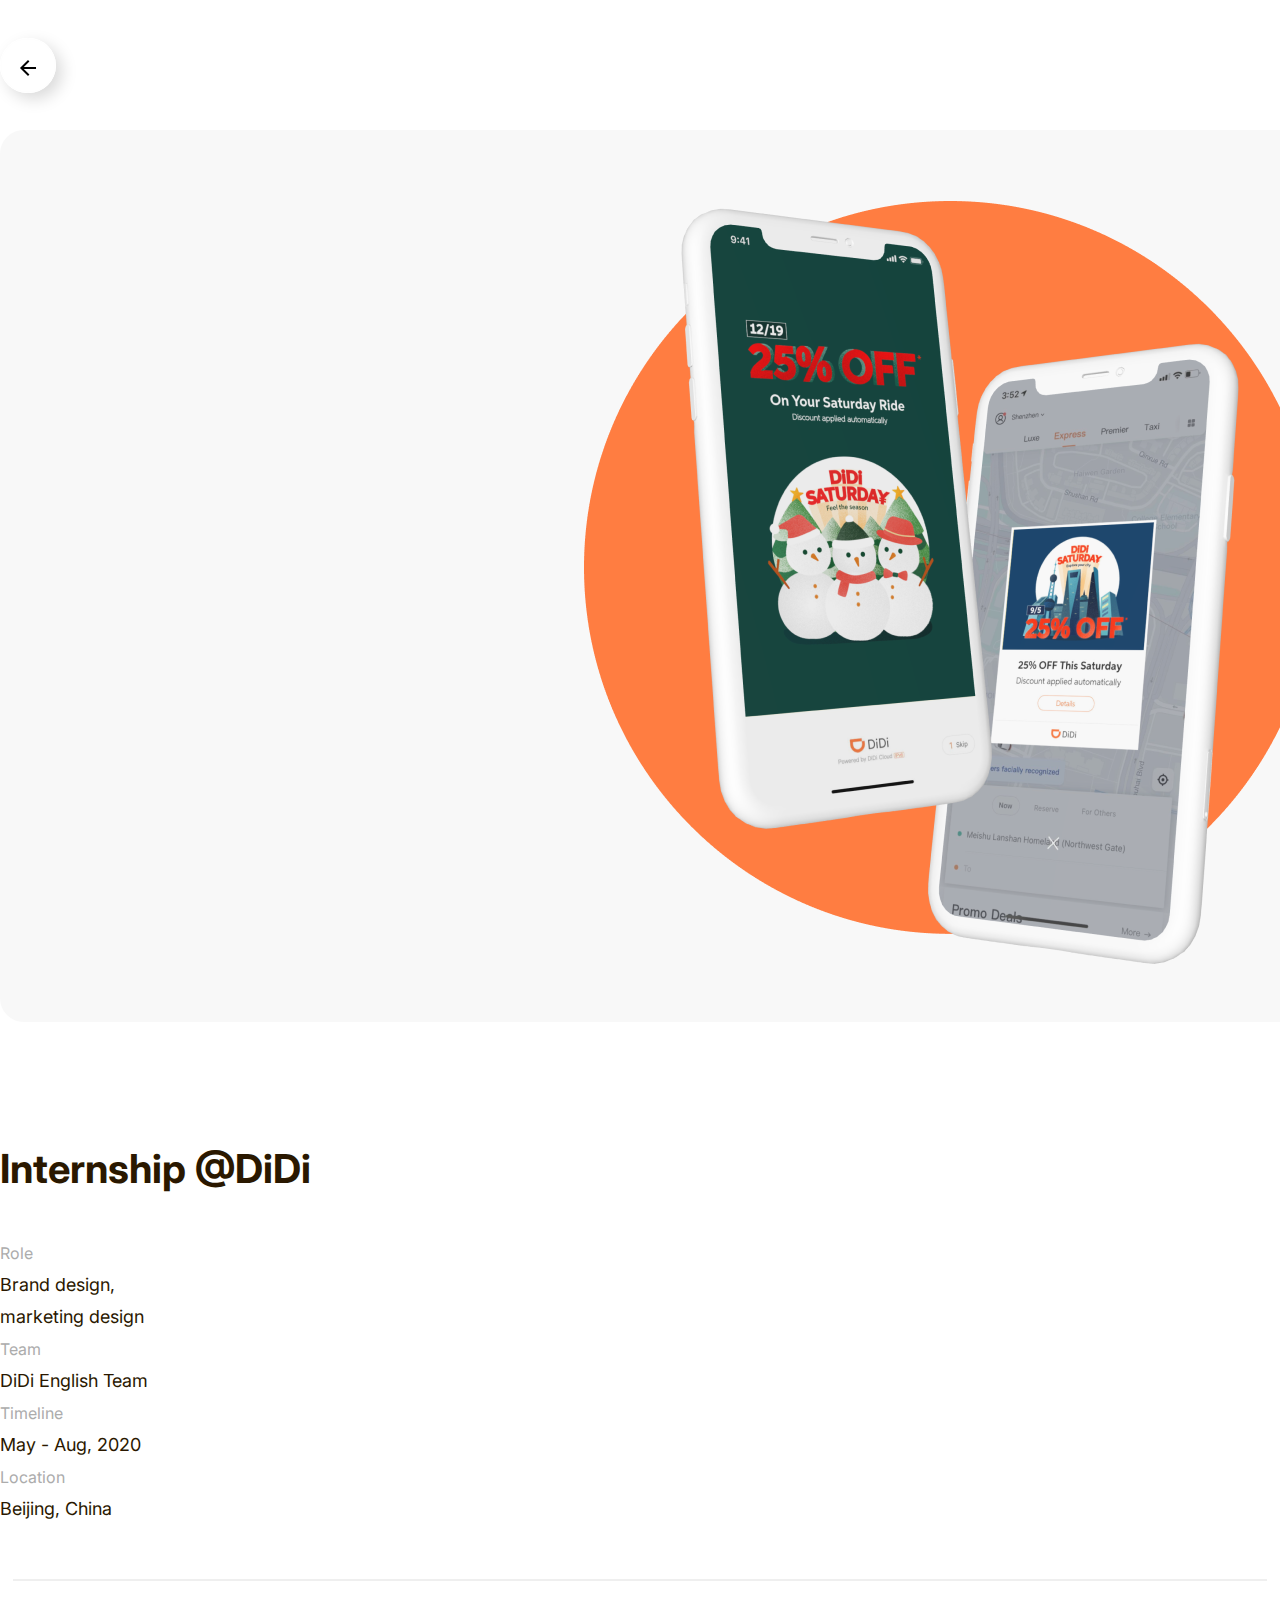
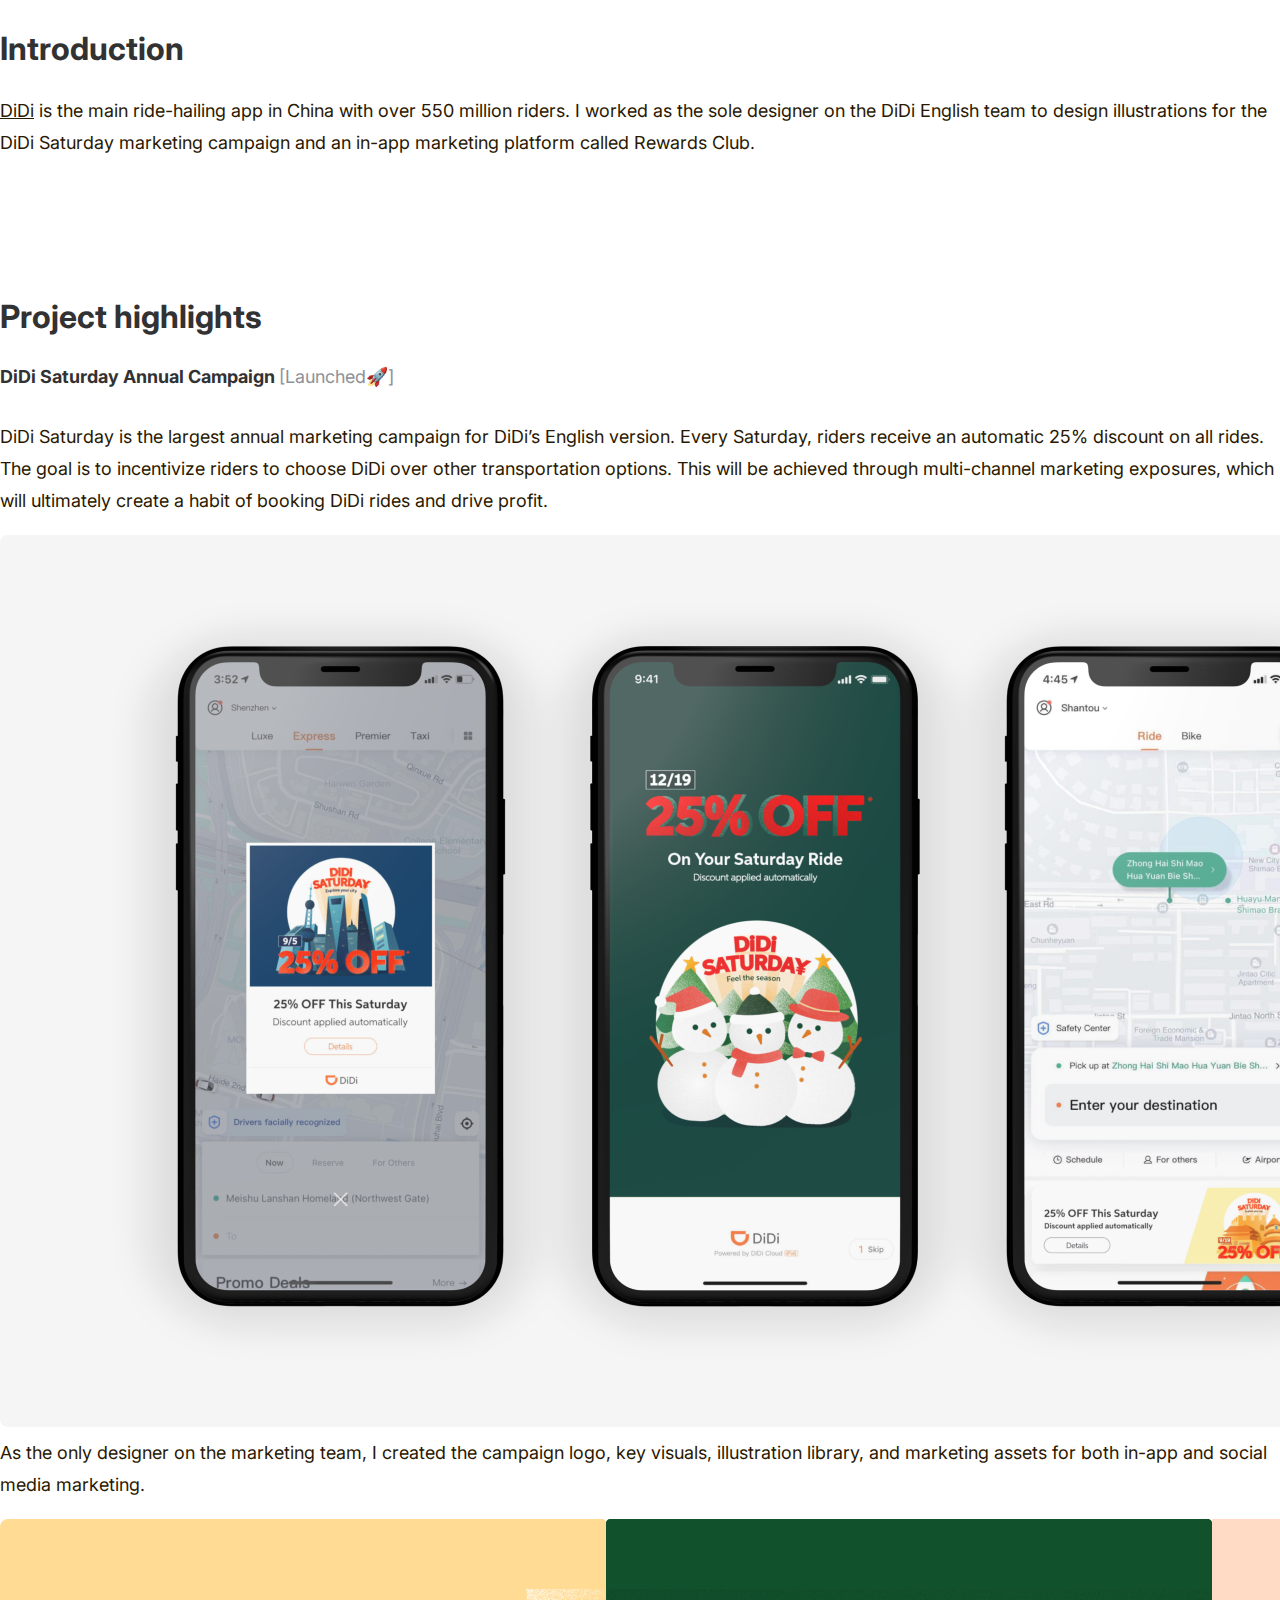
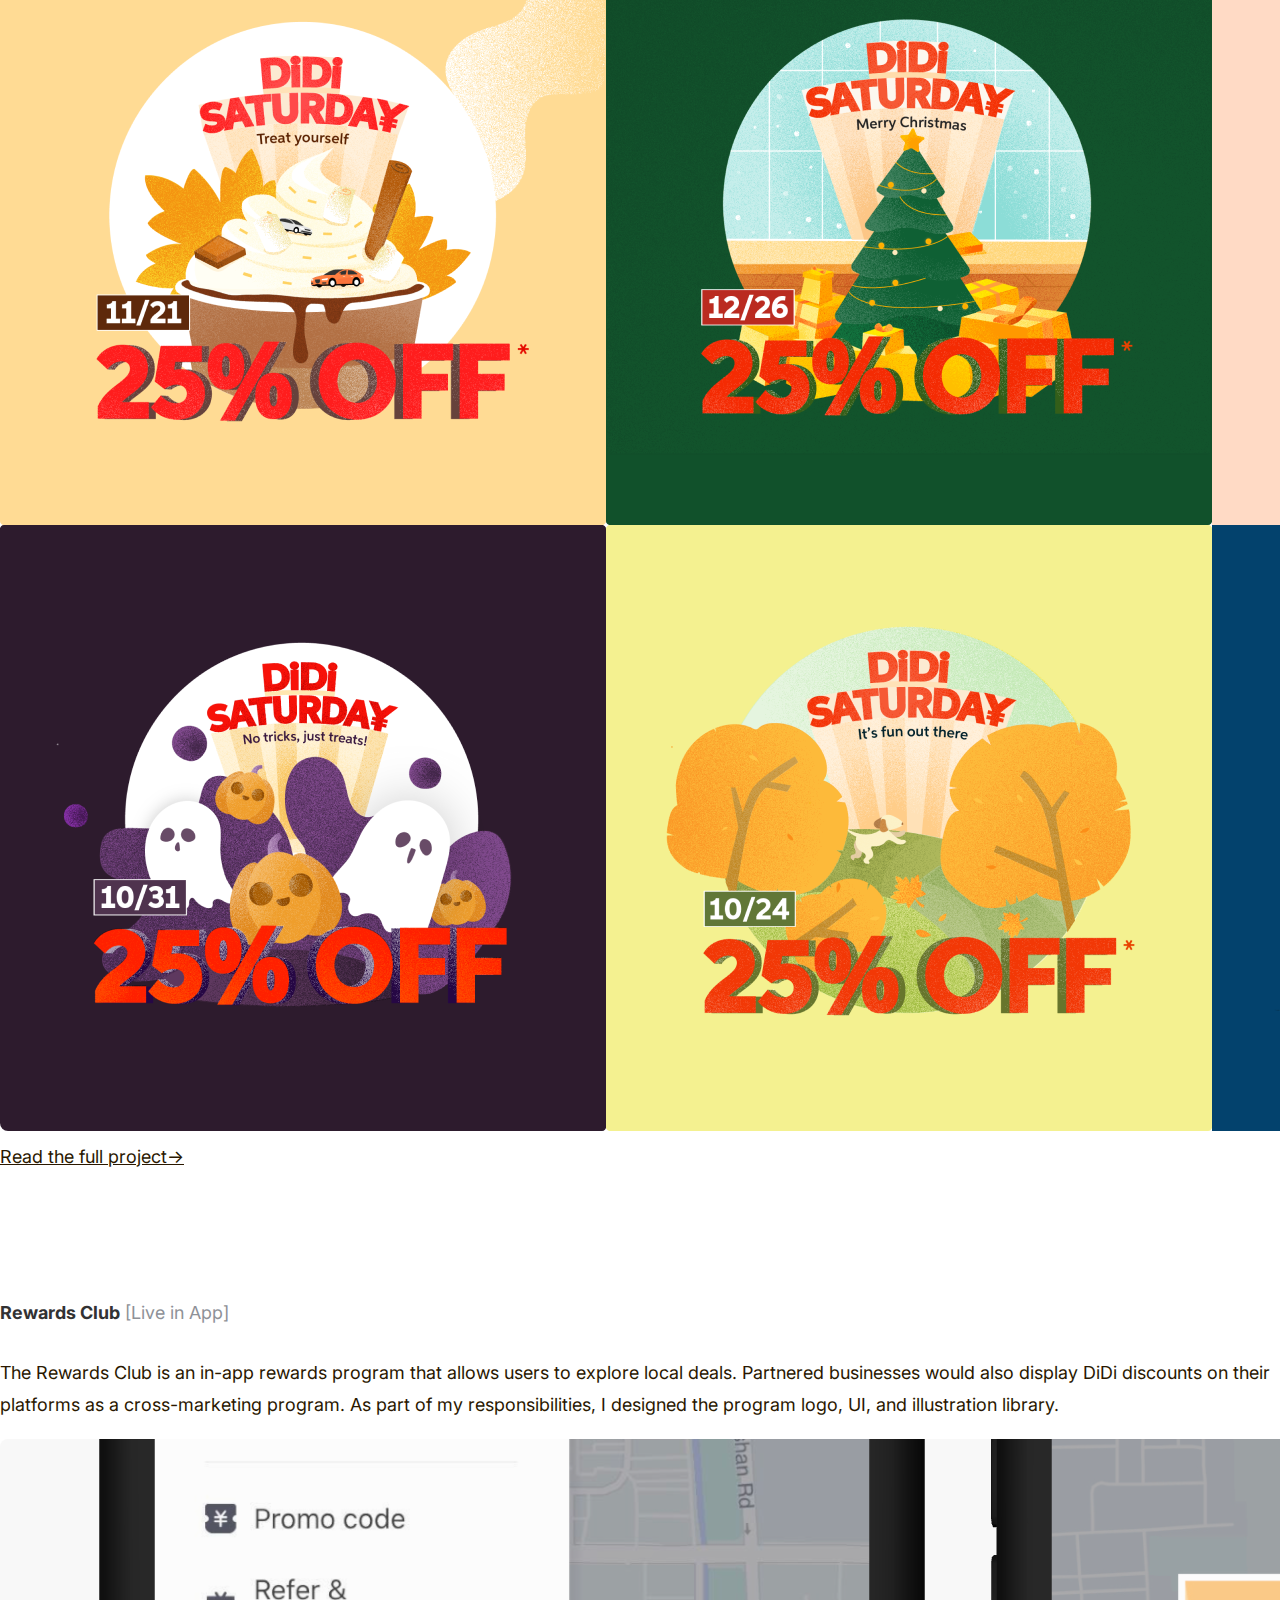
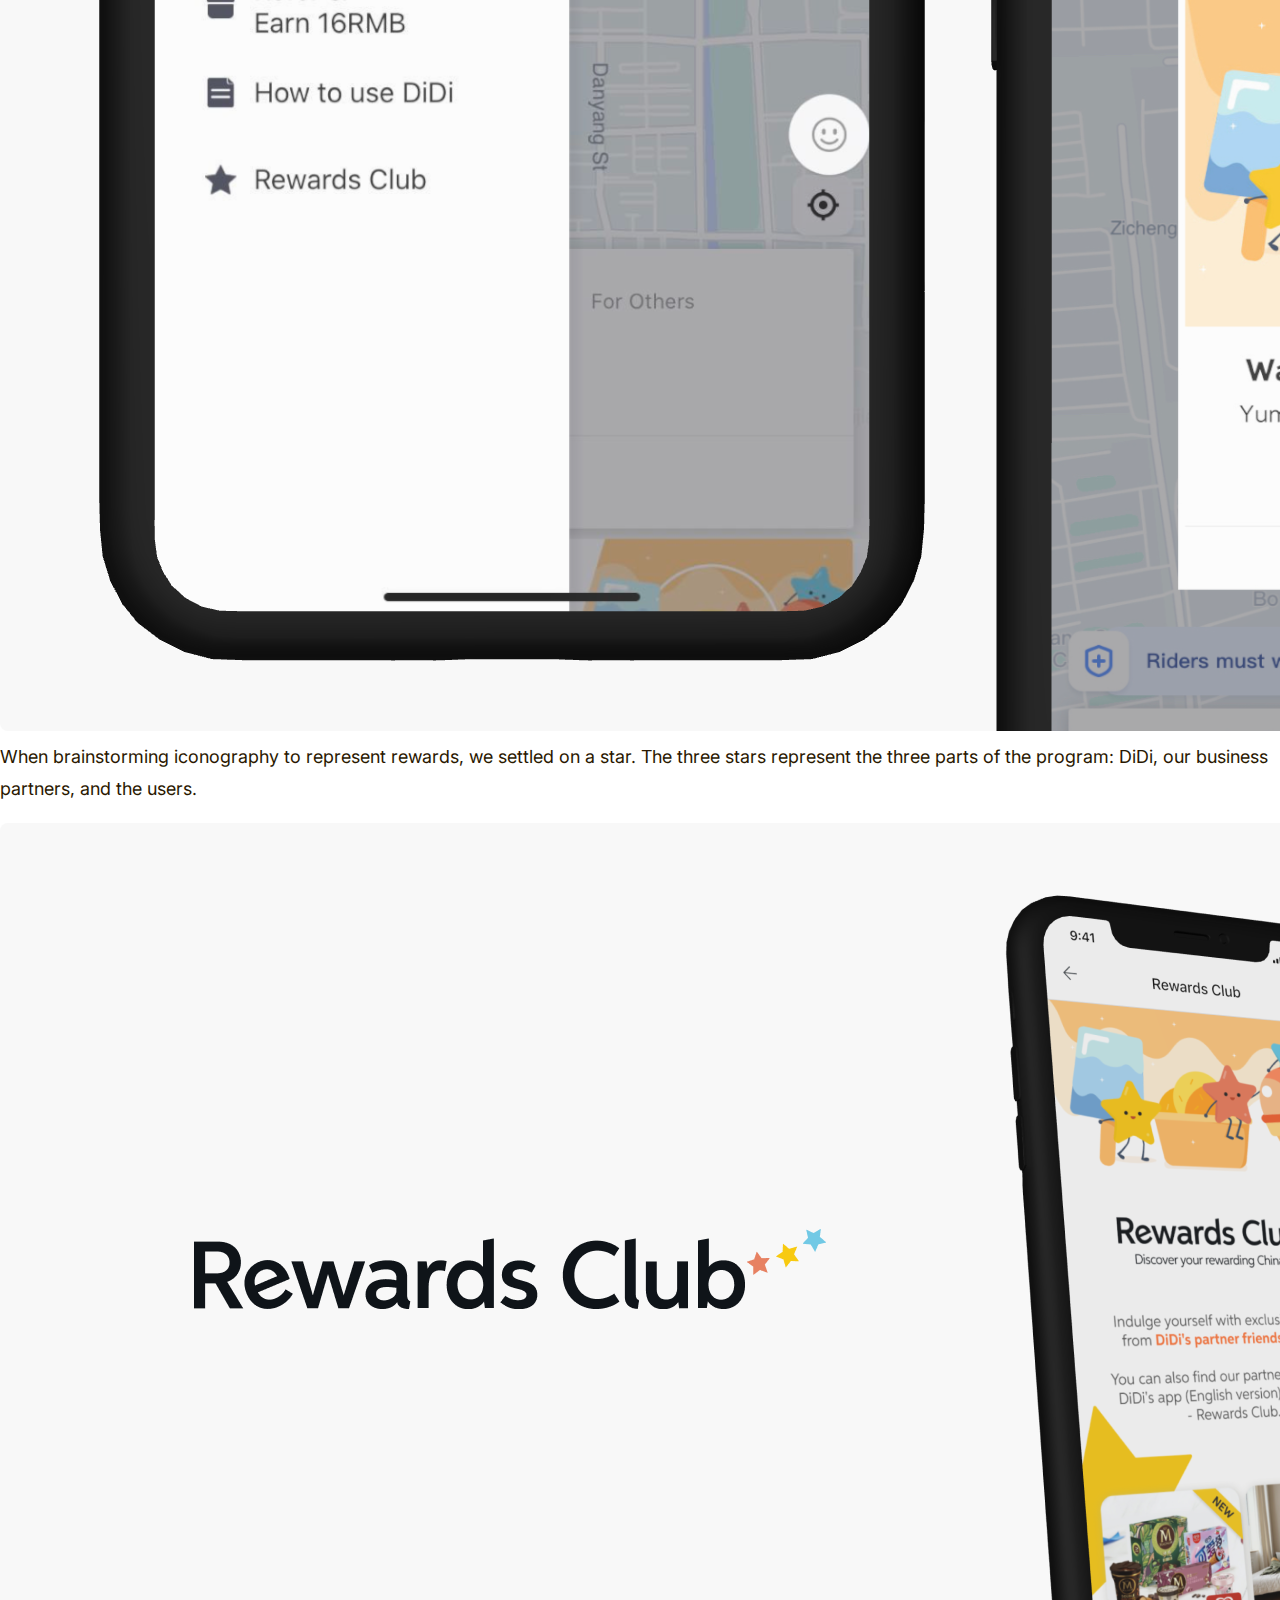
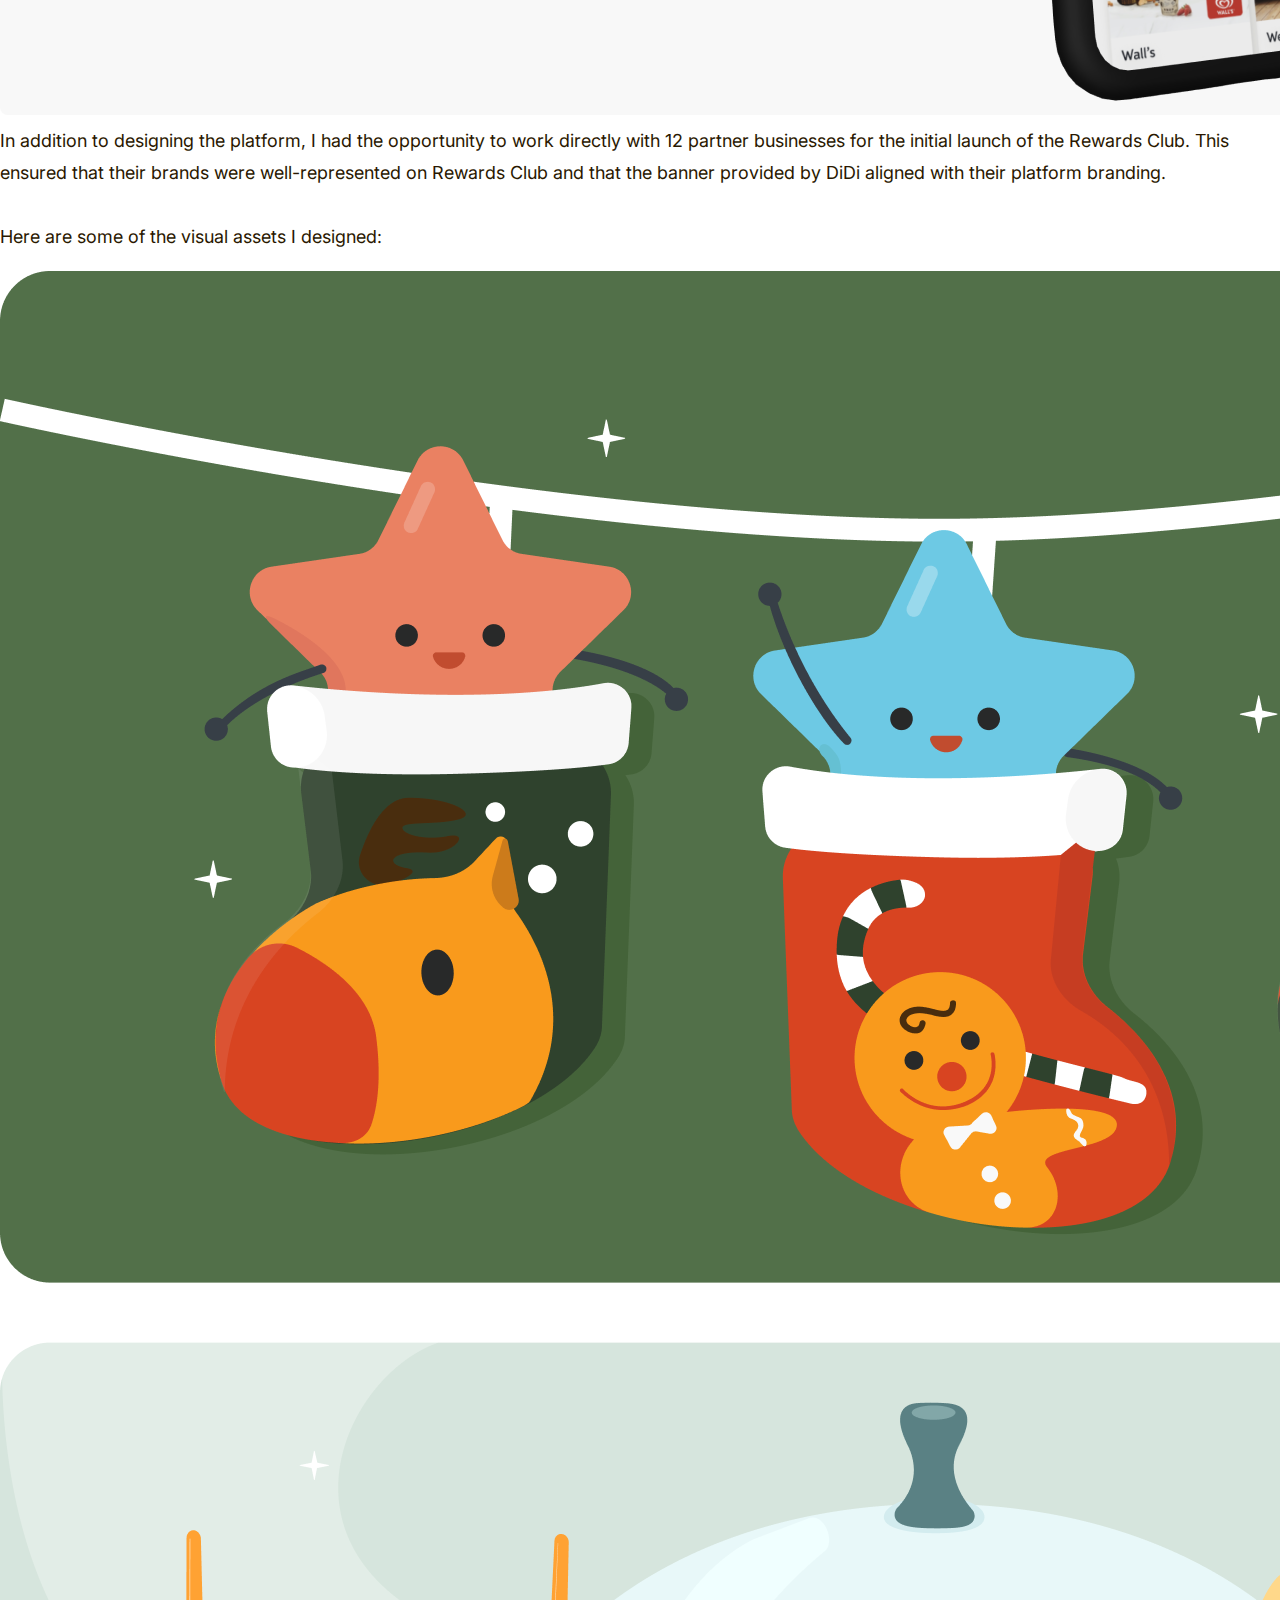
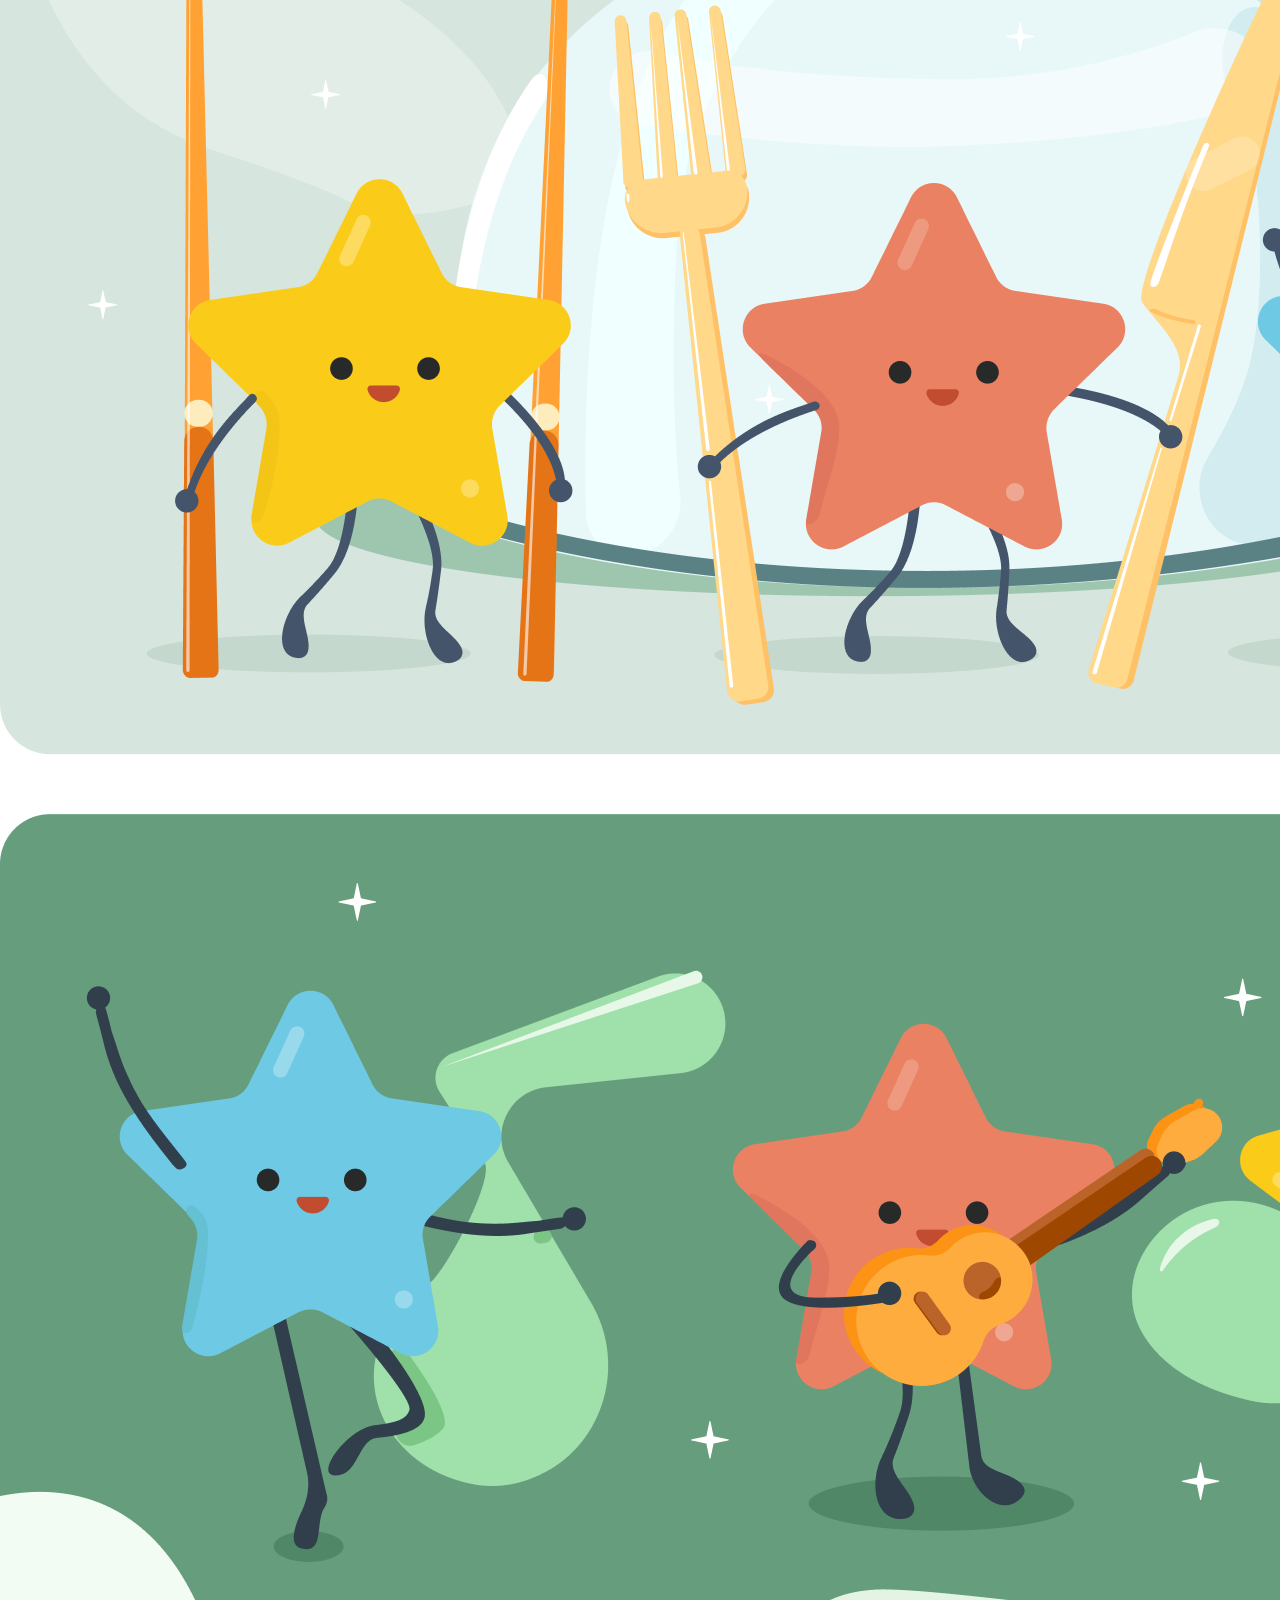
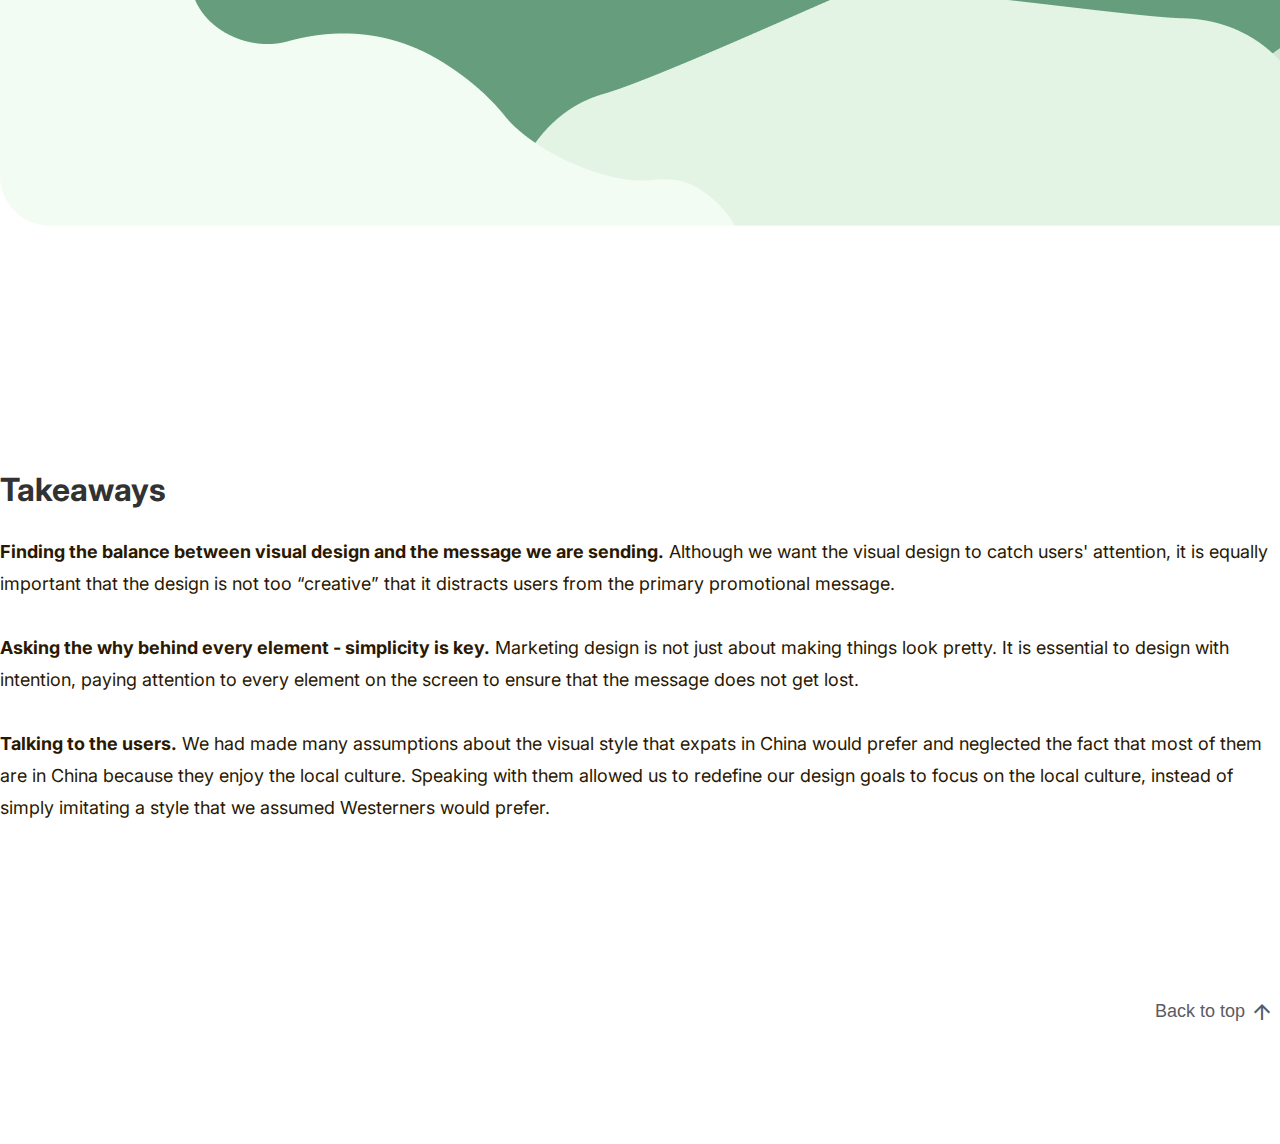
<file: projects/didi.html>
<!-- 
      .--..--..--..--..--..--.
    .' \  (`._   (_)     _   \
  .'    |  '._)         (_)  |
  \ _.')\      .----..---.   /
  |(_.'  |    /    .-\-.  \  |
  \     0|    |   ( O| O) | o|
   |  _  |  .--.____.'._.-.  |
   \ (_) | o         -` .-`  |
    |    \   |`-._ _ _ _ _\ /
    \    |   |  `. |_||_|   |
    | o  |    \_      \     |     -.   .-.
    |.-.  \     `--..-'   O |     `.`-' .'      
  _.'  .' |     `-.-'      /-.__   ' .-'
.' `-.` '.|='=.='=.='=.='=|._/_ `-'.'
`-._  `.  |________/\_____|    `-.'
   .'   ).| '=' '='\/ '=' |
   `._.`  '---------------'
           //___\   //___\          
             ||       ||
             ||_.-.   ||_.-.
            (_.--__) (_.--__)    Hellooooooooooo
 -->

<!DOCTYPE html>
<html lang="en" dir="ltr">
  <head>
    <meta charset="utf-8">
    <meta name="viewport" content="width=device-width, initial-scale=1, shrink-to-fit=no">
    <title>WeChat Group | Jacqueline Ji </title>
    <link rel="stylesheet" href="https://cdn.jsdelivr.net/npm/bootstrap@4.5.3/dist/css/bootstrap.min.css" integrity="sha384-TX8t27EcRE3e/ihU7zmQxVncDAy5uIKz4rEkgIXeMed4M0jlfIDPvg6uqKI2xXr2" crossorigin="anonymous">
    <link rel="stylesheet" href="https://fonts.googleapis.com/icon?family=Material+Icons">
    <link rel="stylesheet" href="../styles/style.css">
    
    <link href="https://fonts.googleapis.com/css2?family=Nunito+Sans:ital,wght@0,200;0,300;0,400;0,600;0,700;1,300&display=swap" rel="stylesheet">

   <!-- Global site tag (gtag.js) - Google Analytics -->
<script async src="https://www.googletagmanager.com/gtag/js?id=G-098KZVTMMS"></script>
<script>
  window.dataLayer = window.dataLayer || [];
  function gtag(){dataLayer.push(arguments);}
  gtag('js', new Date());

  gtag('config', 'G-098KZVTMMS');
</script>
<link rel="shortcut icon" href="../image/blue.png" type="image/x-icon">
  </head>
  <body>

 
   <div class="container my-container-sm container-fluid">
    <div class="back_btn">
    <a href="../index.html"><i class="material-icons sm-icon">arrow_back</i></a>
  </div>
  </div>
   

    
    <div class="container my-container-sm container-fluid ">
    

   


      <img src="../project-didi/didi-cover.png" class="img-fluid project-head w-100 internship-img " alt="header-img">

      <h2 >Internship @DiDi</h2>
      <div class=" row internship-type justify-content-between ">
  
        <div class="col-12 col-md-auto mb-4 mb-md-4 mb-lg-0" >
          <div class="text-justify">
          <p class="text-uppercase intro-type" >Role</p>
          <p class="type-content">Brand design, <br>marketing design</p>
        </div>
        </div>
      
        <div class="col-12 col-md-auto mb-4 mb-md-4 mb-lg-0 ">
          <div class="text-justify">
          <p class="text-uppercase intro-type">Team</p>
          <p class="type-content" >DiDi English Team</p>  
        </div>  
        </div>

        <div class="col-12 col-md-auto mb-4 mb-md-4 mb-lg-0">
          <div class="text-justify">
          <p class="text-uppercase intro-type">Timeline</p>
          <p class="type-content">May - Aug, 2020</p>
        </div> 
        </div>

        <div class="col-12 col-md-auto mb-4 mb-md-4 mb-lg-0">
          <div class="text-justify">
          <p class="text-uppercase intro-type">Location</p>
          <p class="type-content">Beijing, China</p>
        </div> 
        </div>

      
    </div>
    
    <div class="row">
      <div class="line"></div>   
    </div>
    


    <div class="row align-items-start internship-row-start">
      <div class="col-12 col-md-4">
        <h3  >Introduction</h3>
      </div>
      <div class="col-md-7 col-12">

        <p><a class="paragraphLink" target="_blank" href="https://www.didiglobal.com/">DiDi</a> is the main ride-hailing app in China with over 550 million riders. I worked as the sole designer on the DiDi English team to design illustrations for the DiDi Saturday marketing campaign and an in-app marketing platform called Rewards Club.</p>
       
      </div>

    </div>


        
    <div class="row align-items-start internship-row">
      <div class="col-12 col-md-4">
        <h3 >Project highlights</h3>
      </div>
      <div class="col-md-7 col-12">


        <div class="featuredProject">
        <h5>DiDi Saturday Annual Campaign <em class="project-status" >[Launched🚀]</em></h5>
        <p>DiDi Saturday is the largest annual marketing campaign for DiDi’s English version. Every Saturday, riders receive an automatic 25% discount on all rides. The goal is to incentivize riders to choose DiDi over other transportation options. This will be achieved through multi-channel marketing exposures, which will ultimately create a habit of booking DiDi rides and drive profit.</p>
        <img src="../project-didi/DiDi-Sat.png" class="img-fluid internship-body-img w-100 " alt="header-img"> 
      
      <p>As the only designer on the marketing team, I created the campaign logo, key visuals, illustration library, and marketing assets for both in-app and social media marketing.</p>
      <img src="../project-didi/illustration.png" class="img-fluid internship-body-img w-100 " alt="header-img"> 
      <p><a class="paragraphLink" target="_blank" href="https://woodflampoefoam.notion.site/DiDi-Saturday-6d4adcecfe3c451b8fcc89991ea08722?pvs=4">Read the full project-></a>  </p>
        </div>
        <br><br><br>
        <div class="featuredProject">
          <h5>Rewards Club<em class="project-status" > [Live in App]</em></h5>
          <p>The Rewards Club is an in-app rewards program that allows users to explore local deals. Partnered businesses would also display DiDi discounts on their platforms as a cross-marketing program. As part of my responsibilities, I designed the program logo, UI, and illustration library.</p>
          <img src="../project-didi/rc-cover.png" class="img-fluid internship-body-img w-100 " alt="header-img"> 
      
        
        <p>When brainstorming iconography to represent rewards, we settled on a star. The three stars represent the three parts of the program: DiDi, our business partners, and the users.</p>
        <img src="../project-didi/rc.png" class="img-fluid internship-body-img w-100 " alt="header-img"> 
        <br>
        <p>In addition to designing the platform, I had the opportunity to work directly with 12 partner businesses for the initial launch of the Rewards Club. This ensured that their brands were well-represented on Rewards Club and that the banner provided by DiDi aligned with their platform branding.</p>
        <br>
        <p>Here are some of the visual assets I designed: </p>
        <img src="../project-didi/rc-graphic.png" class="img-fluid internship-body-img w-100 " alt="header-img"> 
        
        
      </div>

      <br><br><br>


      </div>

    </div>


    <div class="row align-items-start internship-row">
      <div class="col-12 col-md-4">
        <h3>Takeaways</h3>
      </div>
      <div class="col-md-7 col-12">

        <p> <strong>Finding the balance between visual design and the message we are sending.</strong>

          Although we want the visual design to catch users' attention, it is equally important that the design is not too “creative” that it distracts users from the primary promotional message.
          <br><br>
          <strong>Asking the why behind every element - simplicity is key.</strong>
          Marketing design is not just about making things look pretty. It is essential to design with intention, paying attention to every element on the screen to ensure that the message does not get lost.
          <br><br>
          <strong>Talking to the users.</strong> 
          We had made many assumptions about the visual style that expats in China would prefer and neglected the fact that most of them are in China because they enjoy the local culture. Speaking with them allowed us to redefine our design goals to focus on the local culture, instead of simply imitating a style that we assumed Westerners would prefer.</p>
      </div>
    </div>

   


      <div class="mx-auto align-self-center project-footer">
        <button class="nav__toggle" ></button>
        <button id="scrollToTopBtn" >Back to top <i class="material-icons sm-icon">arrow_upward</i></button>
      
         
      </div>
    

</div>








<script src="../js/portfolio.js"></script>
<script src="https://code.jquery.com/jquery-3.2.1.slim.min.js" integrity="sha384-KJ3o2DKtIkvYIK3UENzmM7KCkRr/rE9/Qpg6aAZGJwFDMVNA/GpGFF93hXpG5KkN" crossorigin="anonymous"></script>
<script src="https://cdnjs.cloudflare.com/ajax/libs/popper.js/1.12.9/umd/popper.min.js" integrity="sha384-ApNbgh9B+Y1QKtv3Rn7W3mgPx-mdhU9K/ScQsAP7hUibX39j7fakFPskvXusvfa0b4Q" crossorigin="anonymous"></script>
<script src="https://maxcdn.bootstrapcdn.com/bootstrap/4.0.0/js/bootstrap.min.js" integrity="sha384-JZR6Spejh4U02d8jOt6vLEHfe/JQGiRRSQQxSfFWpi1MquVdAyjUar5+76PVCmYl" crossorigin="anonymous"></script>


  </body>
</html>
</file>
<file: styles/style-playground.css>
@import url('https://fonts.googleapis.com/css2?family=Inter:wght@200;300;400;500;600;700;800&family=Nunito+Sans:ital,wght@0,300;0,400;0,600;0,700;0,800;0,900;1,400;1,600&family=Open+Sans:ital,wght@0,300;0,400;0,600;1,400&display=swap');
@import url('https://fonts.googleapis.com/css2?family=DM+Serif+Display&display=swap');

  @import url('https://fonts.googleapis.com/css2?family=DM+Serif+Display&family=Roboto:wght@300;400;500;700;900&display=swap');
  




/* color */

 

  :root{
    --black: #ffffff;
    --black02:#5B5B63;
    --grey:#8E9197;
    --lightGrey:#DADBDF;
    --lightGrey02:#efefef;
    --greyHover:#F2F3F5;
    --lightGrey03:#F5F6F6;
    --backgroundColor: #18181A;
    --textColor:#f3f3f3;
    --pureBlack: #000000;
  }




  /* website level start*/

body{
  box-sizing: border-box;
  margin: 0;
  padding: 0;
  width: 100%;
  overflow-x: hidden;
  margin-top: 24vh;
  font-family: 'Inter', serif;
  padding-top: 16em;
  line-height: 32px;
  font-size: 18px;
  background-color: var(--backgroundColor);
  color: var(--textColor);
  background: #000000;
}

h2{
  font-weight:700 ;
  font-size: 40px;
  line-height: 64px;
}

h3{
  font-weight:700 ;
  font-size: 32px;
  color: var(--black);
  line-height: 28px;
}

h4{
  font-size: 24px;
  font-weight: bold;
  color: var(--black);
  line-height: 28px;
  /* margin-top: 4em;
  margin-bottom: 1em; */
}

h5{
  font-size: 18px;
  font-weight: 500;
  color: var(--black);
  line-height: 28px;
  /* color: var(--grey); */
}
/* .home-header{
  font-size: 18px;
} */


.paragraphLink{
  color: inherit;
  text-decoration:underline;
}




.my-container{ 
  padding-top: 6em;
}



.design-container{
  padding-top: 0vh !important;

}

/* website level end*/

/* Navigation style */



#my-nav{
  position: fixed;
}

.site-header__middle{
  background-color: rgba(0, 0, 0, 0.3) ;
  -webkit-backdrop-filter: blur(8px); 
  backdrop-filter: blur(8px);
  /* border-radius: 1000px;
  padding: 0px 8px; */
  
  border-radius: 37px;
  /* background-color: #f4f4f450; */
  padding: 8px;
  /* width: 100%; */
  max-width: 316px;
  margin-left: auto;
  margin-right: auto;
  outline: 3px solid #a8a8a810;

} 


.nav__item.active {
  display: block;
  /* background-color: rgba(255, 255, 255, 80%); */
  /* background: linear-gradient(to top left, rgb(224, 224, 224,5%), white 90%); */
  /* background: linear-gradient(325deg, rgba(233, 233, 233, 0.6),rgba(255,255,255,.8) 70.71%); */
  border-radius: 1000px;
 /* transition: left cubic-bezier(.88, -.35, .565, 1.35) 2s; */
 
}
.nav__wrapper{
  position: relative;
  display: flex; 
  
}


.nav__wrapper::after{

  content: "";
  position: absolute;
  width: 50%;
  top: 0;

  /* transition: left  linear 4s; */


  border-radius: 27.5px;
  box-shadow: 0 2px 15px 0 rgba(0, 0, 0, .1);
  /* background-color: #3d90ef; */
  height: 100%;
  z-index: 0;
  /* background: linear-gradient(325deg, rgba(233, 233, 233, 0.6),rgba(255,255,255,.8) 70.71%); */
  background-color: rgba(255, 255, 255, 90%); 
  animation: buttonFadeIn 0.5s;

}

@keyframes buttonFadeIn {
  0% {
    background-color: rgba(255, 255, 255, 0%); 
  }
  100% {
    background-color: rgba(255, 255, 255, 90%); 
  }
}

.nav__wrapper.left::after {
  left: 0;
}

.nav__wrapper.right::after {
  left: 50%;
}
.nav__item{
  width: 88px;
  
}


.nav__item a{
  display: inline-block;
  /* width: 50%; */
  /* padding: 12px 0; */
  z-index: 1;
  position: relative;
  cursor: pointer;
  transition: color 200ms;
  font-weight: bold;
  line-height: normal;
  user-select: none;
  color: var(--black) ;
  font-weight: 400;
  font-size: 16px;
  text-decoration: none;

}

.tap-area{
  padding: 12px 20px;
  /* margin: 8px 0; */

}
/* 
.nav__item{
  margin: 8px 0;
  padding: 0 8px;

 
} */

.nav__item.active a {
  color: var(--pureBlack);
  font-weight: 600;
}
.nav a {
  color: var(--textColor);
}

/* 

.nav__item a:hover{
  text-decoration:underline;
  text-underline-offset: 8px;
  text-decoration-thickness: 2px;
} */



.brand{
  color: var(--black);
}


.ext-link{
  display:flex;
  align-items: center;

}

.sm-icon{
 
  font-size: 18px !important;
  vertical-align: middle;
  margin-bottom: 2px;

}

/* Navigation style END */

/* background-space */


.my-container{
  margin-top: 2em;
}
.main {
  z-index: -99;
  position: fixed;
  top: 50%;
  left: 50%;
  height: 1px;
  width: 1px;
  background-color: #ffffff10;
  border-radius: 50%;


/* stars were too big with the layers above but left the code in case no one cares  -- as in, if noone's just that  one other loner who actually cares    */

box-shadow: 24vw 9vh 1px 0px #ffffff,12vw -24vh 0px 1px #ffffff,-45vw -22vh 0px 0px #ffffff50,-37vw -40vh 0px 1px #ffffff,29vw 19vh 0px 1px #ffffff50,4vw -8vh 0px 1px #ffffff50,-5vw 21vh 1px 1px #ffffff50,-27vw 26vh 1px 1px #ffffff50,-47vw -3vh 1px 1px #ffffff50,-28vw -30vh 0px 1px #ffffff90,-43vw -27vh 0px 1px #ffffff50,4vw 22vh 1px 1px #ffffff50,36vw 23vh 0px 0px #ffffff,-21vw 24vh 1px 1px #ffffff50,-16vw 2vh 1px 0px #ffffff50,-16vw -6vh 0px 0px #ffffff50,5vw 26vh 0px 0px #ffffff50,-34vw 41vh 0px 0px #ffffff50,1vw 42vh 1px 1px #ffffff50,11vw -13vh 1px 1px #ffffff50,48vw -8vh 1px 0px #ffffff50,22vw -15vh 0px 0px #ffffff50,45vw 49vh 0px 0px #ffffff50,43vw -27vh 1px 1px #ffffff50,20vw -2vh 0px 0px #ffffff,8vw 22vh 0px 1px #ffffff50,39vw 48vh 1px 1px #ffffff50,-21vw -11vh 0px 1px #ffffff50,-40vw 45vh 0px 1px #ffffff50,11vw -30vh 1px 0px #ffffff50,26vw 30vh 1px 0px #ffffff50,45vw -29vh 0px 1px #ffffff50,-2vw 18vh 0px 0px #ffffff50,-29vw -45vh 1px 0px #ffffff90,-7vw -27vh 1px 1px #ffffff50,42vw 24vh 0px 0px #ffffff,45vw -48vh 1px 0px #ffffff50,-36vw -18vh 0px 0px #ffffff50,-44vw 13vh 0px 1px #ffffff50,36vw 16vh 0px 1px #ffffff,40vw 24vh 0px 0px #ffffff,18vw 11vh 0px 0px #ffffff50,-15vw -23vh 1px 0px #ffffff50,-24vw 48vh 0px 1px #ffffff50,27vw -45vh 1px 0px #ffffff50,-2vw -24vh 0px 1px #ffffff50,-15vw -28vh 0px 0px #ffffff50,-43vw 13vh 1px 0px #ffffff50,7vw 27vh 1px 0px #ffffff50,47vw 5vh 0px 0px #ffffff,-45vw 15vh 1px 1px #ffffff50,-5vw -28vh 0px 1px #ffffff,38vw 25vh 1px 1px #ffffff50,-39vw -1vh 1px 0px #ffffff12,5vw 0vh 1px 0px #ffffff88,49vw 13vh 0px 0px #ffffff88,48vw 10vh 0px 1px #ffffff,19vw -28vh 0px 0px #ffffff50,4vw 7vh 0px 0px #ffffff50,21vw 21vh 1px 1px #ffffff50,-15vw -15vh 0px 1px #ffffff50,-6vw -42vh 1px 0px #ffffff50,-15vw 48vh 1px 1px #ffffff50,-23vw 25vh 1px 1px #ffffff50,-48vw 25vh 0px 1px #ffffff,-31vw -19vh 0px 1px #ffffff50,4vw 37vh 1px 1px #ffffff50,-43vw 28vh 0px 0px #ffffff50,3vw -25vh 0px 1px #ffffff50,-39vw 14vh 0px 1px #ffffff50,-40vw 31vh 0px 1px #ffffff50,35vw -36vh 1px 1px #ffffff50,16vw 49vh 0px 0px #ffffff50,6vw 39vh 0px 0px #ffffff50,3vw -35vh 0px 1px #ffffff50,-44vw -2vh 1px 0px #ffffff50,-6vw 21vh 1px 0px #ffffff,48vw 9vh 1px 1px #ffffff50,-43vw 30vh 1px 1px #ffffff50,29vw -12vh 1px 1px #ffffff50,-48vw 13vh 1px 0px #ffffff50,-42vw 32vh 1px 1px #ffffff50,34vw 15vh 1px 1px #ffffff80,29vw -37vh 1px 1px #ffffff50,28vw 2vh 0px 0px #ffffff50;
animation: zoom 20s alternate infinite; 
}

@keyframes zoom {
  0%{
      transform: scale(1);

  }
  100%{
      transform: scale(1.6);
  }
}

/* background-space-end */


/* noise */


/* gradient */
body {
	/* background: linear-gradient(-45deg, #18181A, #242428,  #202022); */
  background: #191919;
	background-size: 400% 400%;
	animation: gradient 15s ease infinite;
	height: 100vh;
}

@keyframes gradient {
	0% {
		background-position: 0% 50%;
	}
	50% {
		background-position: 100% 50%;
	}
	100% {
		background-position: 0% 50%;
	}
}



/* project level */

/* project - scroll button */
#scrollToTopBtn {


   background-color: var(--pureBlack);
  border: none;
  color: white;
  cursor: pointer;
  font-size: 18px;
  line-height: 48px;
  width: 48px;
  border-radius: 100%;
  transition: box-shadow 0.2s ease;

}

#scrollToTopBtn:focus{
  outline: none;
}
#scrollToTopBtn:hover{
  box-shadow: 1px 2px 8px rgba(0,0,0,0.3);
  background-color: var(--black);

}




.project-head{
  margin-top: 8vh;
}
.project-status{
  font-style:normal;
  font-weight: 400;
  color: var(--grey);

}








.small-text{
  font-size: 18px;
  color: #acacac;
  font-weight: 300;
}

#number-21{
  font-size: 32px;
  color: #4F92A0;
  font-weight: 700;
}





  @media (min-width: 660px) {


    .site-header__wrapper {
      padding-top: 0;
      padding-bottom: 0; } }














/* menu button style */

  /* .button{
    -webkit-appearance:none;
    -moz-appearance:none;
    appearance:none;
    color:#fff;
    padding:.5rem 1rem;
    border-radius:5px;
    text-align:center;
  }
  
  .button svg{
    display:inline-block;
    vertical-align:middle;
    width:24px;height:24px;
    fill:#fff;
  
  }
  .button span{
    display:none;
  
  } */

 /* .icon-hide{
   display: none !important;
 } */
  .nav__toggle {
    border: none;
    background: none;
    color: var(--black);
    text-align: center;
    line-height: normal;
    padding: 0;
    
    justify-content: center;
    height: 32px;

    /* display: none;  */
  }






/* menu button end */



  @media (max-width: 659px) {

  
  

    /* .face::before{
      display: block;
    }
     */
  
  
  

    /* #my-nav{

      background-color: var(--backgroundColor);
    } */

   


    .nav__toggle {

      display: inline-block;
      align-items: flex-end;
     } }
     

     



      /* nav-style */


      .wrapper{
        margin-left:auto;
        margin-right:auto;
        padding-top: 1em;
        align-items: center;
        
      }
        
      *,*:before,*:after{
        box-sizing:border-box
      }
      
      
      a{
        text-decoration:none;
        color:var(--black)
      }
      header html{
        -webkit-font-smoothing:antialiased;
        -moz-osx-font-smoothing:grayscale;
      
      }
      
      
      
      .sr-only{
        position:absolute;
        clip:rect(1px,1px,1px,1px);
        padding:0;
        border:0;
        height:1px;
        width:1px;
        overflow:hidden;
      }
      
  
      
      
  
        
        .button--icon{min-width:initial;padding:.5rem}
        
      
      /*nav end */
      
      
      
      /* nav */
      
 
      /* *,*:before,*:after{
        box-sizing:border-box
      }
       */
      
      a{
        text-decoration:none;
        color:#222
      }
      header html{
        -webkit-font-smoothing:antialiased;
        -moz-osx-font-smoothing:grayscale;
      
      }
      

      


     
    
      #my-nav{
        
        width: 100%;
        z-index: 2;
        height: var(--nav-height);
        transition: transform 0.2s ;
        top: 0;
       
      
        
      
      }

      .nav--hidden{
        transform: translateY(calc(-1 * var(--nav-height)));
        
      }



      
/* nav end  */


/* landing block starts */





.home-name {
  font-family: "Inter", serif;
  font-size: 18px;
  font-weight: 400;
}
.name{
  color: var(--black);
}

.title{
  color: var(--grey);
}

.discription{
  font-family: "Inter", serif;
  font-size: 24px;
  font-weight: 700;
  color: var(--grey);
}




.jp-bk{
  font-style: normal;
  color: var(--lightGrey);
  font-weight: bold;

}

.intro{
  font-size: 24px;
  color: var(--black02);
  margin-top: 1vh;
  font-weight: 600;
  margin-top: 2vh;

}

.company{
  /* font-weight: bold; */
  color: var(--black02);
}

.about{
  font-size: 18px !important;
  
}
.catchphrase-about{
  line-height: 88px;
  padding: 1em 0em ;
  font-weight: bold;
}

.dynamic-gradient-text {
  font-size: 48px;
  background: linear-gradient(280deg, #d9d9d9, rgb(105, 105, 112), #b3b3b7);
  -webkit-background-clip: text;
  color: transparent;
  text-fill-color: transparent;
  animation: gradientAnimation 5s linear infinite;
}


.header{
  margin-top: 1vh;
  margin-bottom: 4vh;

} 



.pd{
  border-radius: 12px !important;
  width: 90% !important;

}



.grey-text{
  font-size: 14px;
}
#logo {
  width: 40px;
  vertical-align: text-top;
}

.header img, .animate-jac{
  /* width: 48vh; */
  float: right;
}

.header img, .animate-jac{
  border-radius: 8px;
}

/* .head p{
  margin-left: 4vh;
} */


/* .brand {
  
  font-weight: bold;
  font-size: 32px; 
} */
.brand:hover{
  color: inherit;
}


.site-header {
  z-index: 1;
  position: relative;
  /* background-color:var(--backgroundColor); */
  /* margin-bottom: 6em; */

 }

.site-header__wrapper {
  margin-top: 1em;
  display: flex;
  justify-content: space-between;
}




  /* landing ends */

  

span{
  font-size: 18px;
}

/* project */



.hover {
  transition: all 0.2s ease-in-out;
} 

.card{




  /* background: linear-gradient(72deg, rgba(255,255,255,0.01) 0%, rgba(255,255,255,0.05) 50%, rgba(255,255,255,0.02) 100%); */
  background: #2d2c2c;
  /* border: 0.3px solid; */
  /* border-color: #ffffff32; */
  box-shadow: 2px 2px 32px #00000060 ;
  border-radius: 16px  ;
  outline: 6px solid #00000000;
}

.card:hover{
   background: #242424;
  /* background: linear-gradient(32deg, rgba(75, 75, 75, 0.314), #4342431b, #2b2b2b50); */
  animation: gradient 12s ease infinite; 
  background-size: 400% 400%;
  box-shadow: 2px 2px 16px #00000010 ;
  transition: all 0.3s ease-in;
  outline: 3px solid #cecece20;


}

@-webkit-keyframes gradient{
0% {
 background-position: 0 50%;
}
50% {
 background-position: 100% 50%;
}
100% {
  background-position: 0% 50%;
}
}
@keyframes gradient{
0% {
 background-position: 0 50%;
}
50% {
 background-position: 100% 50%;
}
100% {
  background-position: 0% 50%;
}
}


.card-img-top{
  border-radius: 16px 16px 0 0;
  background-color: #00000030; 
  /* border: 0.1px solid #ffffff16; */
  
}


.work-projects{
  display: flex;
  align-items: stretch;
}





.card-body{
  padding: 0;

}

.about-gallery{
  padding: 8px !important;

}

.about-gallery-row{
  margin-top: 6em;
}



/* hover-overlay transform */




.img-wrapper {
  
  display: inline-block;
  overflow: hidden;

}


.img-wrapper img {
  transition: transform 0.3s;
  transition-timing-function: ease-in-out;
  transition-delay: 0.01s;
  display: block;
}

/* .card:hover img{
  transform: scale(1.1);

} */






     @media(min-width:600px){
       
        
        .button span{display:initial}}


@media (max-width: 768px) {
  
  .header img, .animate-jac{
    float: none;
    justify-content: center;
  }
  .catchphrase{
    margin-top: 8vh;
  }

  .intro{
    margin-bottom:6vh ;
  }

  .catchphrase, .intro{
    text-align: center;
    
  }

 .pear-team{
   margin-top: 4em;
 }
 
 

.pd{
  width: 60% !important;
  margin-top: 2em;
  margin-bottom: 2em;
}


} 

@media (min-width: 992px) and (max-width: 1200px) { 
.catchphrase{
  font-size: 50px;
  margin-top: 4vh;
}

.catchphrase-2{
  font-size: 26px;
}




}



@media (min-width: 768px) and (max-width: 992px) { /*medium screen*/

  .catchphrase{
    margin-top: 0vh;
    font-size: 40px;
    line-height: 60px;
  }

  .catchphrase-2{
    font-size: 24px;
  }

  /* .catchphrase{
    margin-left: 20px;
  } */
  .intro, .catchphrase-2{
    max-width: 100%;
    /* margin-left: 20px; */
  }

  .header img, .animate-jac{
    /* width: 48vh; */
    margin-top: 2em;
    float: left;
  }





 }



 @media (max-width: 575.98px) { 

  .internship-img {
    margin-bottom: 0;
    margin-top: -8vh !important;
  }
  .internship-title{
    margin-bottom: 0 !important;
  }
  .animate-jac{
    float: none;
    margin: 0 auto;
  justify-content: center;

  }
  .face{
    width: 80vw;
    height: 80vw;
    background-size: 80vw, 80vw;
  }


  .language {
  color: var(--grey);

  }


  .pd{
    width: 60% !important;
  }




.header{
  margin-bottom: 8vh;
} 

.h3-mobile{
  margin-top: -4em;
}

.con-mobile{
  margin-top: -12em;
}

.con-mobile-design{
  margin-top: -5em;
}

.my-container-sm{
  margin-top: 8em;
}





}

@media (max-width: 320px) {


  .face::before{

    top: 44vw;
    left: 74vw;
    width:10px;
    height: 20px;

  }
  .eyes .eye{

    margin: 8vw 0;
  }
  
  .eyes .eye::before{


  left:60%;
  
  width: 7vw;
  height: 5vw;

  
  }
  
  

}


/*demo*/

.hover {
  overflow: hidden;
  position: relative;
  padding-bottom: 62%;
  border-radius: 8px;
}

.hover-overlay {
  width: 100%;
  height: 100%;
  position: absolute;
  top: 0;
  left: 0;
  z-index: 1;
  transition: all 0.3s;
  border-radius: 8px;
}

.hover img {
  width: 100%;
  position: absolute;
  top: 0;
  left: 0;
  transition: all 0.3s;
  border-radius: 8px;
}

.hover-content {
  position: relative;
  z-index: 1;
}




.hover-5-title {
  position: absolute;
  transition: all 0.3s;
  z-index: 99;
  opacity: 0;
  display: inline;
  color: var(--black);

  padding: 8vh 2rem;
  bottom: 4rem;
  left: 0;

  
}



.hover-5:hover #p1, .hover-5:hover #p2, .hover-5:hover #p3, .hover-5:hover #p4 {
  background: rgb(255, 255, 255, 50%); /*OVERLAY-COLOUR*/
  -webkit-backdrop-filter: blur(30px); 
  backdrop-filter: blur(30px);
}

.hover-5:hover .hover-5-title {
  opacity: 1;
  /* bottom: 0; */
}

.hover-5:hover .hover-5-title span {
  opacity: 1;
}

.hover-5:hover::after {
  bottom: 0;
}


.img-round{
  border-radius: 4px;
}


/* .project-bg{
  background-color: var(--lightGrey03);
  padding-top: 6em;
} */

/* projects end */





/* overwrite begins */


ol,ul{
  list-style:none;
}



html,body,span,applet,object,iframe,p,blockquote,pre,a,abbr,acronym,address,big,cite,code,del,dfn,em,img,ins,kbd,q,s,samp,small,strike,strong,sub,sup,tt,var,b,u,i,center,dl,dt,dd,ol,ul,li,fieldset,form,label,legend,table,caption,tbody,tfoot,thead,tr,th,td,article,aside,canvas,details,embed,figure,figcaption,footer,header,hgroup,menu,nav,output,ruby,section,summary,time,mark,audio,video{
  margin:0;
  padding:0;
  border:0;
  vertical-align:baseline
}

/* overwrite ends */


/* outtro */
.outro p, .outro a{

  font-size: 16px;
  font-weight: 400;
  color: var(--grey);
  line-height: 24px !important;

  /* text-align: center; */

}
.contact-link{
  font-weight: 400 !important;

}


.outro p:first-child{
  font-weight: bold;
}
.outro{
  margin-top: -2vh;

}




.get-in-touch{
  font-size: 20px !important;
  
}

.made-with{
  margin-top: 2em;
  color: var(--grey) !important;
  font-size: 16px !important;
  
}



/* gradient-text */
/* *{margin:0;padding:0;}
.wrap{width:100%;} */

.gradient-text, .gradient-link{
  background: linear-gradient(to right, #ED853E, #5050BB, #71C2EF);

  background-size: 200% 200%;
  animation: rainbow 2s ease-in-out infinite;
  background-clip: text;
  -webkit-background-clip:text;
  color:rgba(0,0,0,1);
  /* font-size:10rem; */
  /* width:80vw; */
  /* margin:30vh auto; */
  /* display:block; */
  /* text-align:center; */
  transition: color .2s ease-in-out;
  /* text-transform:uppercase; */
  /* font-weight:900; */
}




.gradient-text:hover{
  color:rgba(0,0,0,0);


}
@keyframes rainbow { 
  0%{background-position:left}
  50%{background-position:right}
  100%{background-position:left}
}




a{
  color:var(--grey);
}




a:hover{
  font-style: none;
  color:var(--black);
}










	/* projects */


  /* internship */
  .internship-img{
    /* margin-top: 16vh; */
    margin-bottom: 8vh;
    border-radius: 24px;
  }

  .internship-body-img{
    margin-top: 2vh;
    border-radius: 8px;
  }
  
  .internship-body-img-top{
    border-radius: 8px;
  }
  .internship-title{
    /* margin-top: 6em; */
    margin-bottom: 6em;

  }

  .internship-row{
    margin-top: 16vh;
  }
  .internship-row-start{
    margin-top: 2em;
  }



.h2-project{
  font-weight: 700 !important;
  font-size: 40px;
}


.h3-internship{
  /* font-size: 32px; */
  font-weight: 700 !important;
  margin-bottom: 1em;

}

.internship-type{
  margin-top: 2em;
  margin-bottom:1em;

}

.intro-type{
  font-size: 16px;
  color: #acacac !important;

}

.img-cap{
  font-size: 16px;
  color: var(--grey);
}
.line{
  flex: auto;
  height: 2px;
  background: var(--lightGrey02);
  margin: 6vh 1vw;
  }


    /* internship */
    
  .my-row{

    margin-bottom: 8vh;
  }

  .my-col{

    margin-bottom: 2em;
  }



  .project-title{
    font-style:normal;
    font-weight: 500;
    color: var(--black);


   
  }

  .stretched-link{
    text-decoration: none !important;
  }

  

  .project-des{
    font-size: 18px;
    margin-bottom: 18px;
    /* display: none; */
  }


  .tags{
    font-size: 16px !important;
    margin-top: 0.8em;
  }

  .badge{
    font-weight: 600;
    color: #435062;
    background-color: #EDF1F4;
    border-radius: 0.4em;
    padding: 0.4em 0.6em;
    margin-right: 0.4em;
    letter-spacing: 0.06em;

  }

  .project-one-line{
    color: var(--grey);
    font-weight: 400 !important;
    font-size: 16px;
    line-height: 24px !important ;
    padding: 1em;
  }





.project-type{
  margin-top: -8em;
  margin-bottom:2em;

}



.project-footer{
  margin-top: 18vh;
  margin-bottom: 12vh;
  display: flex;
  float: right;

}




.cap{
  font-size: 12px;
  color: #acacac !important;
  margin-bottom: 1em;

 
}






.h3-project, .h3-21, .h3-didi, .h3-pear{

  /* font-weight: 700 !important; */
  margin-top: 6em;
  margin-bottom: 1em;

}


.h3-design{

  font-weight: 700 !important;
  margin-top: 6em;

}

.design-title{
  margin-bottom: 2em;
}




.h3-pear-sp{
  font-weight: 700 !important;
  margin-top: 4em;
}


.h3-pear-sp-2{

  font-weight: 700 !important;
}

.h3-21-sp{
  color: #4F92A0;
  font-weight: 700 !important;
  margin-top: -8em;
  margin-bottom: -6em;
}

.h6-21-sp{

  z-index: 999;
  margin-top: -8em;
  margin-bottom: -6em;
}



.h3-21-sp-2{

  font-weight: 700 !important;

  margin-bottom: 1em;
}





.h3-design-sp{

  font-weight: 700 !important;
  margin-top: -2em;
  margin-bottom: 1em;
}


.h5-21,.h5-pear,.h5-didi{
  font-size: 18px;
  font-weight: bold;
  color: var(--black);
  margin-top: 4em;
  margin-bottom: 1em;
}






.h5-didi-sp{
  font-size: 16px;
  font-weight: bold;
  color: var(--black);
  margin-top: -8em;
  margin-bottom: 1em;
}





.theme{  /*didi theme*/
  color:#FF7D41;

}

.h6-21{
  font-size: 20px;
  font-weight: bold;
  color: var(--black);
  margin-top: 4em;
  margin-bottom: 1em;
}


.decision{

  margin-top: 6em;
  margin-bottom: 1em;
  
}


.v-align{ 
  display: flex;
  align-items:center;
}


.prototype-row{
  margin-bottom: 8em;
}

.em-21{
  font-style:normal !important;
  color: #4F92A0;
}

/* .p-shadow{
  
  border: 6px solid #fefefe;
  border-radius: 20px;
  box-shadow: 20px 20px 88px rgb(150, 165, 170, 24%);
} */


.list-group-item{
  background: transparent  ;
}

.str-21{
  color: #4F92A0;
}

.str-didi{
  color: #FF7D41;
}

/* part of fixing margin */
/* .project-section{
  margin-top: 12em;
  margin-bottom: 20em;
} */

/* part of fixing margin *//* part of fixing margin *//* part of fixing margin *//* part of fixing margin *//* part of fixing margin *//* part of fixing margin */

.TOsource{
  color: #4F92A0;
}


.PEARsource{
  color:#588E11;
}

.DIDIsource{
  color: #FF7D41;
}


.TOsource:active{
  color: #083244;
}
</file>
<file: styles/style.css>
@import url('https://fonts.googleapis.com/css2?family=Inter:wght@200;300;400;500;600;700;800&family=Nunito+Sans:ital,wght@0,300;0,400;0,600;0,700;0,800;0,900;1,400;1,600&family=Open+Sans:ital,wght@0,300;0,400;0,600;1,400&display=swap');
@import url('https://fonts.googleapis.com/css2?family=DM+Serif+Display&display=swap');

  @import url('https://fonts.googleapis.com/css2?family=DM+Serif+Display&family=Roboto:wght@300;400;500;700;900&display=swap');
  





/* color */

  :root{
    --black: #323233;
    --black02:#5B5B63;
    --grey:#8E9197;
    --lightGrey:#DADBDF;
    --lightGrey02:#efefef;
    --greyHover:#F2F3F5;
    --lightGrey03:#F5F6F6;
    --nav-height:74px;
    --backgroundColor: #ffffff;
    --textColor:#2a1800;
    
  }


  /* website level start*/

body{
  box-sizing: border-box;
  margin: 0;
  padding: 0;
  width: 100%;
  overflow-x: hidden;
  margin-top: 24vh;
  font-family: 'Inter', serif;
  padding-top: 16em;
  line-height: 32px;
  font-size: 18px;
  background-color: var(--backgroundColor);
  color: var(--textColor);
}

h2{
  font-weight:700 ;
  font-size: 40px;
  line-height: 64px;
}

h3{
  font-weight:700 ;
  font-size: 32px;
  color: var(--black);
  line-height: 28px;
}

h4{
  font-size: 24px;
  font-weight: bold;
  color: var(--black);
  line-height: 28px;
  /* margin-top: 4em;
  margin-bottom: 1em; */
}

h5{
  font-size: 18px;
  font-weight: bold;
  color: var(--black);
  line-height: 28px;
}


.paragraphLink{
  color: inherit;
  text-decoration:underline;
}






.design-container{
  padding-top: 0vh !important;

}

/* website level end*/


/* navigation */
.back_btn{
  margin-top: 2.8em;
  position: fixed;
  z-index: 99;

}
.back_btn a{

  background-color: white;
  padding: 15px 14px;
  color: black;
  cursor: pointer;
  /* font-size: 18px; */
  /* line-height: 48px; */
  /* width: 48px; */
  border:2px solid #00000001;
  border-radius: 100px;
  transition: box-shadow 0.2s ease;
  text-decoration: none;
  box-shadow: 6px 6px 16px rgba(0,0,0,0.15);
  


}

.back_btn a:hover{
  box-shadow: 2px 2px 8px rgba(0,0,0,0.1);
  /* background-color: var(--greyHover); */
  color: black;
}

/* project level */

/* project - scroll button */
#scrollToTopBtn {


   background-color: white;
  border: none;
  color: var(--black02);
  cursor: pointer;
  font-size: 18px;
  line-height: 48px;
  /* width: 48px; */
  border-radius: 100%;
  /* transition: box-shadow 0.2s ease; */

}

#scrollToTopBtn:focus{
  outline: none;
}
#scrollToTopBtn:hover{
font-weight: 500;

}




.project-head{
  margin-top: 8vh;
}
.project-status{
  font-style:normal;
  font-weight: 400;
  color: var(--grey);

}


.nav__item a {
  display: block;
  padding: 1.5rem 1.5rem;
  color: var(--black);
  font-weight: 400;
  font-size: 16px;

  text-decoration: none;
}

.nav__item a:hover{
  text-decoration:underline;
  text-underline-offset: 8px;
  text-decoration-thickness: 2px;
}



.brand{
  color: var(--black);
}


.ext-link{
  display:flex;
  align-items: center;

}

.sm-icon{
 
  font-size: 24px !important;

  vertical-align: middle;
  /* margin-bottom: 2px; */

}






.small-text{
  font-size: 18px;
  color: #acacac;
  font-weight: 300;
}

#number-21{
  font-size: 32px;
  color: #4F92A0;
  font-weight: 700;
}





  @media (min-width: 660px) {


    .site-header__wrapper {
      padding-top: 0;
      padding-bottom: 0; } }






@media (min-width: 660px) {
  .nav__wrapper {
    display: flex; 

  } }



 





@media (max-width: 659px) {



  
  .face::before{
    content: '';
    position: absolute;
    top: 56%;
    left: 94%;
    width:10px;
    height: 20px;

  }


  .alert{
    margin-top: 2em;
  }



  .navbar-brand {
    padding: 0 0;
  
  }





  .nav__wrapper {
    position: absolute;
    top: 100%;
    right: 0;
    left: 0;
    z-index: -1;
    background-color: var(--backgroundColor);
    visibility: hidden;
    opacity: 0;

    
    transform: translateY(-100%);
    transition: transform 0.3s ease-out, opacity 0.3s ease-out; }
    .nav__wrapper.active {
      visibility: visible;
      opacity: 1;
      transform: translateY(0); } 
    
    
  
      .nav__item a{
        text-decoration: none ;
      }
    }








/* menu button style */

  /* .button{
    -webkit-appearance:none;
    -moz-appearance:none;
    appearance:none;
    color:#fff;
    padding:.5rem 1rem;
    border-radius:5px;
    text-align:center;
  }
  
  .button svg{
    display:inline-block;
    vertical-align:middle;
    width:24px;height:24px;
    fill:#fff;
  
  }
  .button span{
    display:none;
  
  } */

  .nav__toggle i{


    font-size: 32px !important;
  }
  
 .icon-hide{
   display: none !important;
 }
  .nav__toggle {
    border: none;
    background: none;
    color: var(--black);
    text-align: center;
    line-height: normal;
    padding: 0;
    
    justify-content: center;
    height: 32px;

    display: none; 
  }






/* menu button end */



  @media (max-width: 659px) {

  

    #my-nav{

      background-color: var(--backgroundColor);
    }





    .nav__toggle {

      display: inline-block;
      align-items: flex-end;
     } }
     

     



      /* nav-style */


      .wrapper{
        margin-left:auto;
        margin-right:auto;
        padding-top: 1em;
        align-items: center;
        
      }
        
      *,*:before,*:after{
        box-sizing:border-box
      }
      
      
      a{
        text-decoration:none;
        color:var(--black)
      }
      header html{
        -webkit-font-smoothing:antialiased;
        -moz-osx-font-smoothing:grayscale;
      
      }
      
      
      
      .sr-only{
        position:absolute;
        clip:rect(1px,1px,1px,1px);
        padding:0;
        border:0;
        height:1px;
        width:1px;
        overflow:hidden;
      }
      
  
      
      
  
        
        .button--icon{min-width:initial;padding:.5rem}
        
      
      /*nav end */
      
      
      
      /* nav */
      
 
      /* *,*:before,*:after{
        box-sizing:border-box
      }
       */
      
      a{
        text-decoration:none;
        color:#222
      }
      header html{
        -webkit-font-smoothing:antialiased;
        -moz-osx-font-smoothing:grayscale;
      
      }
      

      


     
    
      #my-nav{
        width: 100%;
        /* position: fixed; */
        z-index: 2;
        height: var(--nav-height);
        transition: transform 0.2s ;
        top: 0;
      
      }

      .nav--hidden{
        transform: translateY(calc(-1 * var(--nav-height)));
        
      }



      
/* nav end  */


/* landing block starts */





.home-name {
  font-family: "Inter", serif;
  font-size: 18px;
  font-weight: 400;
}
.name{
  color: var(--black);
}

.title{
  color: var(--grey);
}

.discription{
  font-family: "Inter", serif;
  font-size: 24px;
  font-weight: 700;
  color: var(--grey);
}




.jp-bk{
  font-style: normal;
  color: var(--lightGrey);
  font-weight: bold;

}

.intro{
  font-size: 24px;
  color: var(--black02);
  margin-top: 1vh;
  font-weight: 600;
  margin-top: 2vh;

}

.company{
  /* font-weight: bold; */
  color: var(--black02);
}

.about{
  font-size: 18px !important;
  
}
.catchphrase-about{
  font-size: 32px;

  color: var(--black);
  line-height: 40px;
  font-family: "DM Serif Display", serif;
}


.header{
  margin-top: 1vh;
  margin-bottom: 4vh;
} 



.pd{
  border-radius: 12px !important;
  width: 90% !important;

}



.grey-text{
  font-size: 14px;
}
#logo {
  width: 40px;
  vertical-align: text-top;
}

.header img, .animate-jac{
  /* width: 48vh; */
  float: right;
}

.header img, .animate-jac{
  border-radius: 8px;
}

/* .head p{
  margin-left: 4vh;
} */


/* .brand {
  
  font-weight: bold;
  font-size: 32px; 
} */
.brand:hover{
  color: inherit;
}


.site-header {
  z-index: 1;
  position: relative;
  background-color:var(--backgroundColor);
  margin-bottom: 6em;

 }

.site-header__wrapper {
  display: flex;
  justify-content: space-between;


}


  /* landing ends */

  

span{
  font-size: 18px;
}

/* project */



.uber-link{
  color: inherit;
}

.hover {
  transition: all 0.2s ease-in-out;
} 

.card{
  border: none;
  
  /* padding: 1.6em; */
  /* padding-bottom: 2em; */
  /* border-radius: 32px; */

   /* box-shadow: 2px 2px 20px rgba(24, 24, 24, 0.02); */
   /* background-color: transparent; */

}



.medium-post-card{
  border: 1px solid var(--lightGrey) !important;
  border-radius: 24px;
}

/* .card:hover{
 
  transition: all 300ms;
  border-radius: 40px;
} */

.work-projects{
  display: flex;
  align-items: stretch;
}





.card-body{
  padding: 0;
  margin-top: 8px;
}

.about-gallery{
  padding: 8px !important;

}

.about-gallery-row{
  margin-top: 6em;
}



/* hover-overlay transform */




.img-wrapper {
  
  display: inline-block;
  overflow: hidden;

}


.img-wrapper img {
  transition: transform 0.3s;
  transition-timing-function: ease-in-out;
  transition-delay: 0.01s;
  display: block;
}

.card:hover img{
  transform: scale(1.1);

}






     @media(min-width:600px){
       
        
        .button span{display:initial}}


@media (max-width: 768px) {
  
  .header img, .animate-jac{
    float: none;
    justify-content: center;
  }
  .catchphrase{
    margin-top: 8vh;
  }

  .intro{
    margin-bottom:6vh ;
  }

  .catchphrase, .intro{
    text-align: center;
    
  }

 .pear-team{
   margin-top: 4em;
 }
 
 

.pd{
  width: 60% !important;
  margin-top: 2em;
  margin-bottom: 2em;
}


} 

@media (min-width: 992px) and (max-width: 1200px) { 
.catchphrase{
  font-size: 50px;
  margin-top: 4vh;
}

.catchphrase-2{
  font-size: 26px;
}




}



@media (min-width: 768px) and (max-width: 992px) { /*medium screen*/

  .catchphrase{
    margin-top: 0vh;
    font-size: 40px;
    line-height: 60px;
  }

  .catchphrase-2{
    font-size: 24px;
  }

  /* .catchphrase{
    margin-left: 20px;
  } */
  .intro, .catchphrase-2{
    max-width: 100%;
    /* margin-left: 20px; */
  }

  .header img, .animate-jac{
    /* width: 48vh; */
    margin-top: 2em;
    float: left;
  }





 }



 @media (max-width: 575.98px) { 

  .internship-img {
    margin-bottom: 0;
    margin-top: -8vh !important;
  }
  .internship-title{
    margin-bottom: 0 !important;
  }
  .animate-jac{
    float: none;
    margin: 0 auto;
  justify-content: center;

  }
  .face{
    width: 80vw;
    height: 80vw;
    background-size: 80vw, 80vw;
  }


  .language {
  color: var(--grey);

  }


  .pd{
    width: 60% !important;
  }




.header{
  margin-bottom: 8vh;
} 

.h3-mobile{
  margin-top: -4em;
}

.con-mobile{
  margin-top: -12em;
}

.con-mobile-design{
  margin-top: -5em;
}

.my-container-sm{
  margin-top: 8em;
}

.back_btn{
  margin-top: -6em;
}





}

@media (max-width: 320px) {


  .face::before{

    top: 44vw;
    left: 74vw;
    width:10px;
    height: 20px;

  }
  .eyes .eye{

    margin: 8vw 0;
  }
  
  .eyes .eye::before{


  left:60%;
  
  width: 7vw;
  height: 5vw;

  
  }
  
  

}
@media (max-width: 250px){

  .face::before{

    display: none;

  }
}

/*demo*/

.hover {
  overflow: hidden;
  position: relative;
  padding-bottom: 62%;
  border-radius: 8px;
}

.hover-overlay {
  width: 100%;
  height: 100%;
  position: absolute;
  top: 0;
  left: 0;
  z-index: 1;
  transition: all 0.3s;
  border-radius: 8px;
}

.hover img {
  width: 100%;
  position: absolute;
  top: 0;
  left: 0;
  transition: all 0.3s;
  border-radius: 8px;
}

.hover-content {
  position: relative;
  z-index: 1;
}




.hover-5-title {
  position: absolute;
  transition: all 0.3s;
  z-index: 99;
  opacity: 0;
  display: inline;
  color: var(--black);

  padding: 8vh 2rem;
  bottom: 4rem;
  left: 0;

  
}



.hover-5:hover #p1, .hover-5:hover #p2, .hover-5:hover #p3, .hover-5:hover #p4 {
  background: rgb(255, 255, 255, 50%); /*OVERLAY-COLOUR*/
  backdrop-filter: blur(30px);
}

.hover-5:hover .hover-5-title {
  opacity: 1;
  /* bottom: 0; */
}

.hover-5:hover .hover-5-title span {
  opacity: 1;
}

.hover-5:hover::after {
  bottom: 0;
}


.img-round{
  border-radius: 4px;
}


/* .project-bg{
  background-color: var(--lightGrey03);
  padding-top: 6em;
} */

/* projects end */





/* overwrite begins */


ol,ul{
  list-style:none;
}



html,body,span,applet,object,iframe,p,blockquote,pre,a,abbr,acronym,address,big,cite,code,del,dfn,em,img,ins,kbd,q,s,samp,small,strike,strong,sub,sup,tt,var,b,u,i,center,dl,dt,dd,ol,ul,li,fieldset,form,label,legend,table,caption,tbody,tfoot,thead,tr,th,td,article,aside,canvas,details,embed,figure,figcaption,footer,header,hgroup,menu,nav,output,ruby,section,summary,time,mark,audio,video{
  margin:0;
  padding:0;
  border:0;
  vertical-align:baseline
}

/* overwrite ends */


/* outtro */
.outro p, .outro a{

  font-size: 16px;
  font-weight: 400;
  color: var(--grey);
  line-height: 24px !important;

  /* text-align: center; */

}
.contact-link{
  font-weight: 400 !important;

}


.outro p:first-child{
  font-weight: bold;
}
.outro{
  margin-top: -2vh;

}




.get-in-touch{
  font-size: 20px !important;
  
}

.made-with{
  margin-top: 2em;
  color: var(--grey) !important;
  font-size: 16px !important;
  
}



/* gradient-text */
/* *{margin:0;padding:0;}
.wrap{width:100%;} */

.gradient-text, .gradient-link{
  background: linear-gradient(to right, #ED853E, #5050BB, #71C2EF);

  background-size: 200% 200%;
  animation: rainbow 2s ease-in-out infinite;
  background-clip: text;
  -webkit-background-clip:text;
  color:rgba(0,0,0,1);
  /* font-size:10rem; */
  /* width:80vw; */
  /* margin:30vh auto; */
  /* display:block; */
  /* text-align:center; */
  transition: color .2s ease-in-out;
  /* text-transform:uppercase; */
  /* font-weight:900; */
}




.gradient-text:hover{
  color:rgba(0,0,0,0);


}
@keyframes rainbow { 
  0%{background-position:left}
  50%{background-position:right}
  100%{background-position:left}
}




a{
  color:var(--grey);
}




a:hover{
  font-style: none;
  color:var(--black);
}










	/* projects */


  /* internship */
  .internship-img{
    margin-top: 7.2em;
    margin-bottom: 8vh;
    border-radius: 24px;
  }

  .internship-body-img{
    margin-top: 2vh;
    border-radius: 8px;
  }
  
  .internship-body-img-top{
    border-radius: 8px;
  }
  .internship-title{
    /* margin-top: 6em; */
    margin-bottom: 6em;

  }

  .internship-row{
    margin-top: 16vh;
  }
  .internship-row-start{
    margin-top: 2em;
  }



.h2-project{
  font-weight: 700 !important;
  font-size: 40px;
}


.h3-internship{
  /* font-size: 32px; */
  font-weight: 700 !important;
  margin-bottom: 1em;

}

.internship-type{
  margin-top: 2em;
  margin-bottom:1em;

}

.intro-type{
  font-size: 16px;
  color: #acacac !important;

}

.img-cap{
  font-size: 16px;
  color: var(--grey);
}
.line{
  flex: auto;
  height: 2px;
  background: var(--lightGrey02);
  margin: 6vh 1vw;
  }


    /* internship */
    
  .my-row{

    margin-bottom: 8vh;
  }

  .my-col{

    margin-bottom: 8vh;
  }



  .project-title{
    font-style:normal;
    font-weight: 500;
    color: var(--black);
   
  }

  .stretched-link{
    text-decoration: none !important;
  }

  

  .project-des{
    font-size: 18px;
    margin-bottom: 18px;
    display: none;
  }


  .tags{
    font-size: 16px !important;
    margin-top: 0.8em;
  }

  .badge{
    font-weight: 600;
    color: #435062;
    background-color: #EDF1F4;
    border-radius: 0.4em;
    padding: 0.4em 0.6em;
    margin-right: 0.4em;
    letter-spacing: 0.06em;

  }

  .project-one-line{
    color: var(--grey);
    font-weight: 400 !important;
    font-size: 16px;
    line-height: 24px !important ;
  }





.project-type{
  margin-top: -8em;
  margin-bottom:2em;

}



.project-footer{
  margin-top: 18vh;
  margin-bottom: 12vh;
  display: flex;
  float: right;

}




.cap{
  font-size: 12px;
  color: #acacac !important;
  margin-bottom: 1em;

 
}






.h3-project, .h3-21, .h3-didi, .h3-pear{

  /* font-weight: 700 !important; */
  margin-top: 4em;
  margin-bottom: 1em;

}


.h3-design{

  font-weight: 700 !important;
  margin-top: 6em;

}

.design-title{
  margin-bottom: 2em;
}




.h3-pear-sp{
  font-weight: 700 !important;
  margin-top: 4em;
}


.h3-pear-sp-2{

  font-weight: 700 !important;
}

.h3-21-sp{
  color: #4F92A0;
  font-weight: 700 !important;
  margin-top: -8em;
  margin-bottom: -6em;
}

.h6-21-sp{

  z-index: 999;
  margin-top: -8em;
  margin-bottom: -6em;
}



.h3-21-sp-2{

  font-weight: 700 !important;

  margin-bottom: 1em;
}





.h3-design-sp{

  font-weight: 700 !important;
  margin-top: -2em;
  margin-bottom: 1em;
}


.h5-21,.h5-pear,.h5-didi{
  font-size: 18px;
  font-weight: bold;
  color: var(--black);
  margin-top: 4em;
  margin-bottom: 1em;
}






.h5-didi-sp{
  font-size: 16px;
  font-weight: bold;
  color: var(--black);
  margin-top: -8em;
  margin-bottom: 1em;
}



.problem-card{
  box-shadow: 0px 0px 16px rgba(73, 74, 102, 0.12) !important;
  border-radius: 16px !important;
  
}


.problem-card p{
  font-size: 18px;
  padding: 12px 20px 12px 20px;

}

.theme{  /*didi theme*/
  color:#FF7D41;

}

.h6-21{
  font-size: 20px;
  font-weight: bold;
  color: var(--black);
  margin-top: 4em;
  margin-bottom: 1em;
}


.decision{

  margin-top: 6em;
  margin-bottom: 1em;
  
}


.v-align{ 
  display: flex;
  align-items:center;
}


.prototype-row{
  margin-bottom: 8em;
}

.em-21{
  font-style:normal !important;
  color: #4F92A0;
}

/* .p-shadow{
  
  border: 6px solid #fefefe;
  border-radius: 20px;
  box-shadow: 20px 20px 88px rgb(150, 165, 170, 24%);
} */


.list-group-item{
  background: transparent  ;
}

.str-21{
  color: #4F92A0;
}

.str-didi{
  color: #FF7D41;
}

/* part of fixing margin */
/* .project-section{
  margin-top: 12em;
  margin-bottom: 20em;
} */

/* part of fixing margin *//* part of fixing margin *//* part of fixing margin *//* part of fixing margin *//* part of fixing margin *//* part of fixing margin */

.TOsource{
  color: #4F92A0;
}


.PEARsource{
  color:#588E11;
}

.DIDIsource{
  color: #FF7D41;
}


.TOsource:active{
  color: #083244;
}
</file>
